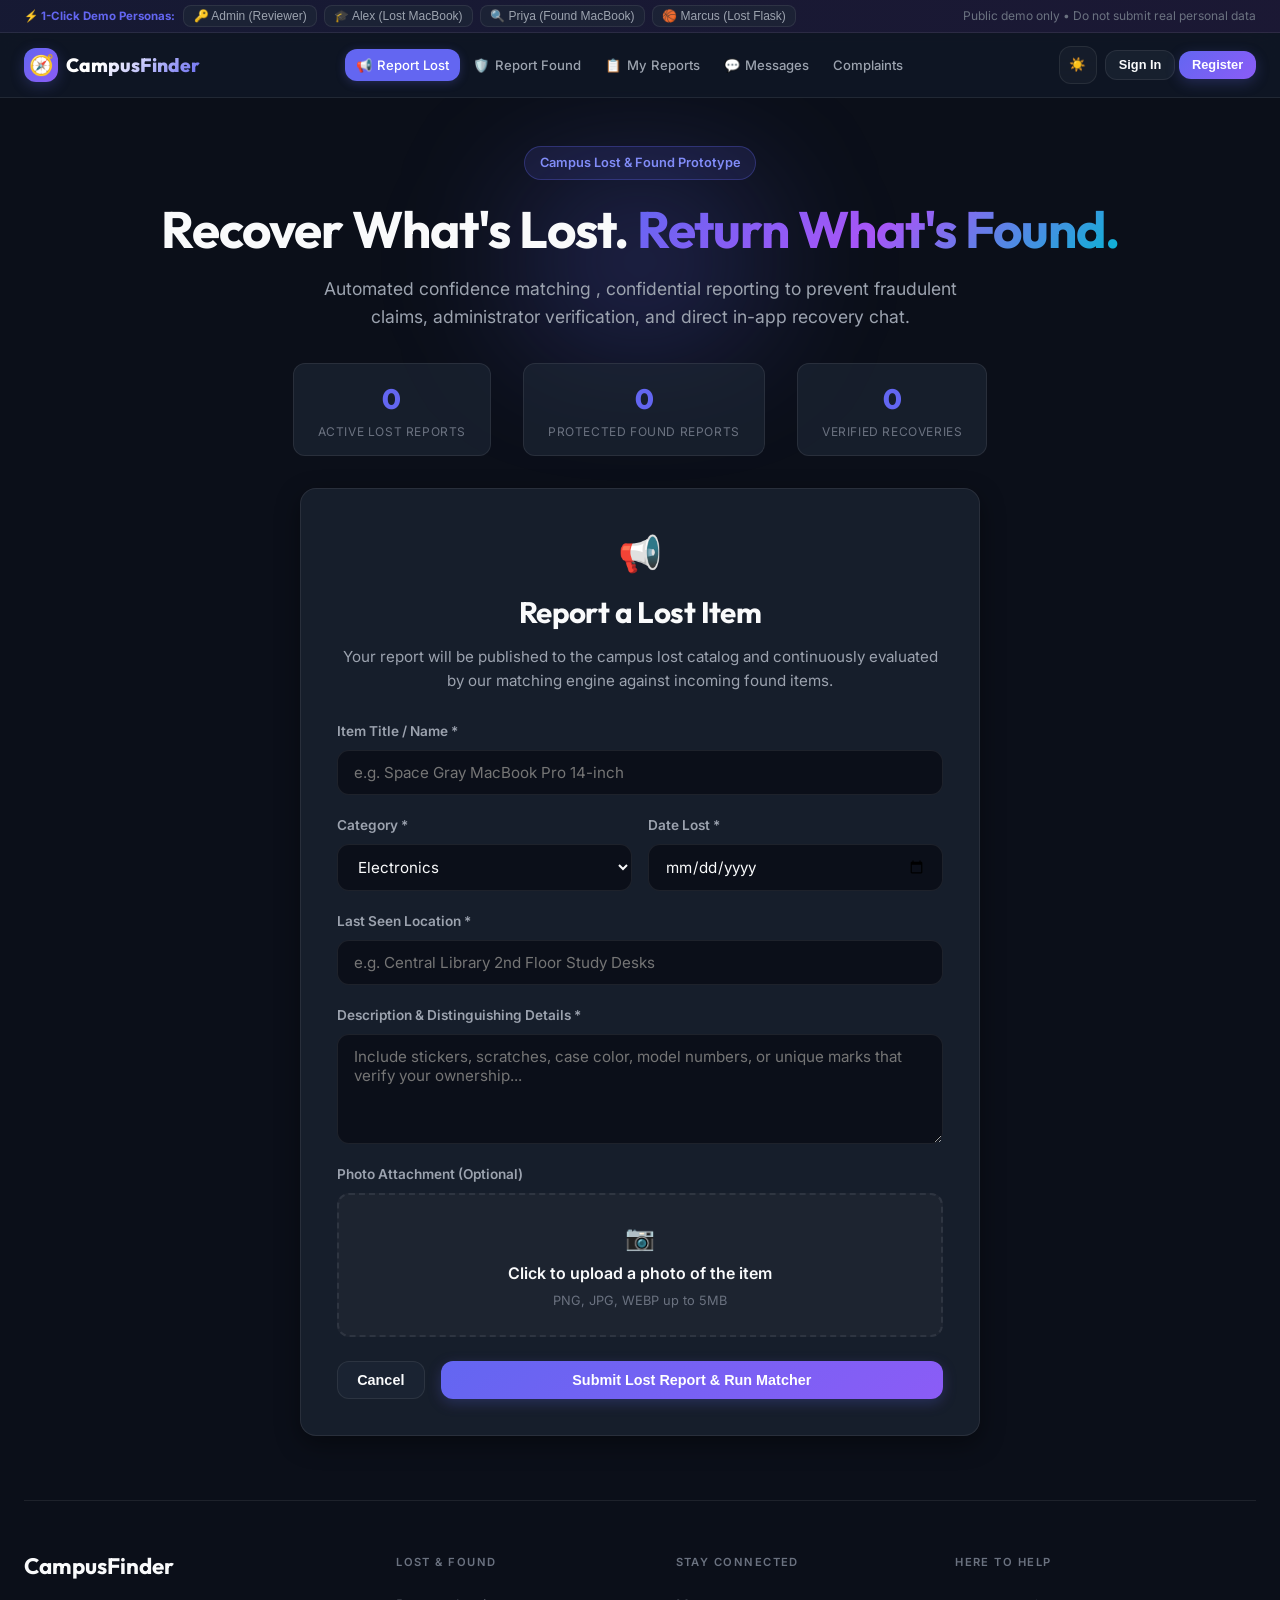
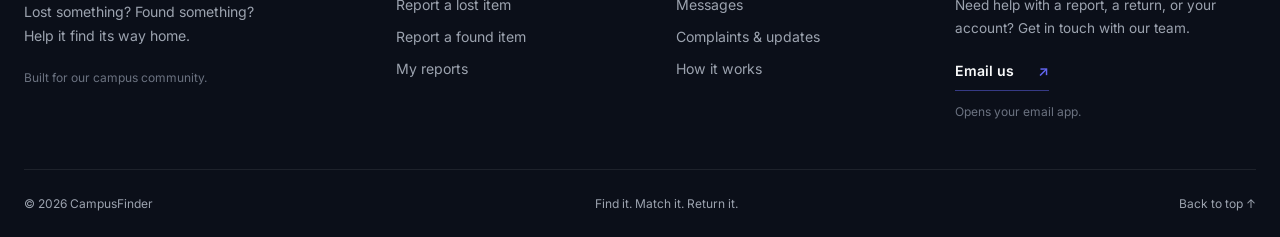
<file: static/index.html>
<!DOCTYPE html>
<html lang="en" data-theme="dark">
<head>
  <meta charset="UTF-8" />
  <meta name="viewport" content="width=device-width, initial-scale=1.0" />
  <title>Campus Lost & Found Platform | Smart Matching & Secure Handover</title>
  <meta name="description" content="Campus Lost and Found prototype with item reports, match review, and return coordination." />
  <link rel="stylesheet" href="/static/css/styles.css?v=campus-footer-4" />
</head>
<body>

  <!-- Quick Demo Role Switcher Bar -->
  <aside class="demo-bar" aria-label="Demo Testing Controls">
    <div class="container demo-bar-content">
      <div style="display: flex; align-items: center; gap: 0.5rem;">
        <span style="font-weight: 700; color: var(--primary);">⚡ 1-Click Demo Personas:</span>
        <div class="demo-pills">
          <button class="demo-pill" onclick="App.quickLogin('admin@campus.edu', 'Admin@123')">🔑 Admin (Reviewer)</button>
          <button class="demo-pill" onclick="App.quickLogin('alex.chen@campus.edu', 'Student@123')">🎓 Alex (Lost MacBook)</button>
          <button class="demo-pill" onclick="App.quickLogin('priya.patel@campus.edu', 'Student@123')">🔍 Priya (Found MacBook)</button>
          <button class="demo-pill" onclick="App.quickLogin('marcus.johnson@campus.edu', 'Student@123')">🏀 Marcus (Lost Flask)</button>
        </div>
      </div>
      <div style="color: var(--text-muted); font-size: 0.75rem;">
        Public demo only • Do not submit real personal data
      </div>
    </div>
  </aside>

  <!-- Top Sticky Navigation -->
  <header class="navbar">
    <div class="container nav-content">
      <div class="nav-brand" onclick="App.navigateTo('feed')">
        <div class="brand-icon">🧭</div>
        <span class="brand-title">CampusFinder</span>
      </div>

      <nav class="nav-menu" aria-label="Primary Navigation">
        <div class="nav-link active" id="nav-feed-link" data-view="feed" onclick="App.navigateTo('feed')" style="display: none;">
          <span>🔍</span> Active Reports
        </div>
        <div class="nav-link" data-view="report-lost" onclick="App.navigateTo('report-lost')">
          <span>📢</span> Report Lost
        </div>
        <div class="nav-link" data-view="report-found" onclick="App.navigateTo('report-found')">
          <span>🛡️</span> Report Found
        </div>
        <div class="nav-link" data-view="my-posts" onclick="App.navigateTo('my-posts')">
          <span>📋</span> My Reports
        </div>
        <div class="nav-link" id="nav-admin-link" data-view="admin-queue" onclick="App.navigateTo('admin-queue')" style="display: none;">
          <span>⚖️</span> Review Queue
          <span class="nav-badge pulse" id="admin-badge-count" style="display: none;">0</span>
        </div>
        <div class="nav-link" data-view="chat" onclick="App.navigateTo('chat')">
          <span>💬</span> Messages
        </div>
        <button type="button" class="nav-link" data-view="complaints" onclick="App.navigateTo('complaints')">Complaints</button>
      </nav>

      <div class="nav-actions">
        <button class="theme-btn" id="theme-toggle-btn" title="Toggle Dark/Light Mode" aria-label="Toggle theme">☀️</button>
        <div id="nav-user-area">
          <!-- Populated dynamically via App.renderNavUser() -->
        </div>
      </div>
    </div>
  </header>

  <!-- Hero Section -->
  <header class="hero">
    <div class="hero-glow"></div>
    <div class="container">
      <div class="hero-badge">Campus Lost &amp; Found Prototype</div>
      <h1 class="hero-title">Recover What's Lost. <span>Return What's Found.</span></h1>
      <p class="hero-subtitle">
        Automated confidence matching , confidential reporting to prevent fraudulent claims, administrator verification, and direct in-app recovery chat.
      </p>

      <div class="hero-stats" id="profile-stats-panel" hidden>
        <div class="stat-box">
          <div class="stat-num" id="stat-lost-count">0</div>
          <div class="stat-label">Active Lost Reports</div>
        </div>
        <div class="stat-box">
          <div class="stat-num" id="stat-found-count">0</div>
          <div class="stat-label">Protected Found Reports</div>
        </div>
        <div class="stat-box">
          <div class="stat-num" id="stat-resolved-count">0</div>
          <div class="stat-label">Verified Recoveries</div>
        </div>
      </div>
    </div>
  </header>

  <!-- Main View Container -->
  <main class="container">

    <!-- VIEW 1: ADMIN ACTIVE REPORTS FEED -->
    <section class="view-section active" id="view-feed" aria-labelledby="feed-heading">
      <h2 id="feed-heading" style="display: none;">Admin Active Reports Feed</h2>
      <div class="toolbar">
        <div class="search-row">
          <div class="search-input-wrapper">
            <span class="search-icon">🔎</span>
            <input type="text" id="feed-search-input" class="search-input" placeholder="Search by item name, description, location (e.g. MacBook, Library, Wallet)..." />
          </div>
          <select id="feed-location-filter" class="select-input" aria-label="Filter by Campus Location">
            <option value="">All Locations</option>
            <option value="Library">Central Library</option>
            <option value="Gym">Recreation Center / Gym</option>
            <option value="Dining">Dining Commons</option>
            <option value="Quad">Campus Quad / Lawn</option>
            <option value="Science">Science & Engineering Hall</option>
          </select>
          <button class="btn btn-primary" onclick="App.navigateTo('report-lost')">
            + Report Lost Item
          </button>
        </div>

        <div class="category-pills">
          <button class="cat-pill active" data-category="">All Categories</button>
          <button class="cat-pill" data-category="Electronics">Electronics</button>
          <button class="cat-pill" data-category="ID Cards">ID Cards & Wallets</button>
          <button class="cat-pill" data-category="Books">Books & Notes</button>
          <button class="cat-pill" data-category="Accessories">Accessories</button>
          <button class="cat-pill" data-category="Keys">Keys</button>
          <button class="cat-pill" data-category="Other">Other</button>
        </div>
      </div>

      <div class="items-grid" id="feed-items-grid">
        <!-- Rendered dynamically -->
      </div>
    </section>

    <!-- VIEW 2: REPORT LOST ITEM -->
    <section class="view-section" id="view-report-lost" aria-labelledby="report-lost-heading">
      <div class="form-card">
        <div class="form-header">
          <div style="font-size: 2.2rem; margin-bottom: 0.5rem;">📢</div>
          <h2 id="report-lost-heading" class="form-title">Report a Lost Item</h2>
          <p class="form-desc">
            Your report will be published to the campus lost catalog and continuously evaluated by our matching engine against incoming found items.
          </p>
        </div>

        <form id="report-lost-form">
          <div class="form-group">
            <label class="form-label" for="lost-title">Item Title / Name *</label>
            <input type="text" id="lost-title" name="title" class="form-input" placeholder="e.g. Space Gray MacBook Pro 14-inch" required />
          </div>

          <div class="form-row">
            <div class="form-group">
              <label class="form-label" for="lost-category">Category *</label>
              <select id="lost-category" name="category" class="form-select" required>
                <option value="Electronics">Electronics</option>
                <option value="ID Cards">ID Cards & Wallets</option>
                <option value="Books">Books & Course Material</option>
                <option value="Accessories">Accessories & Bottles</option>
                <option value="Keys">Keys</option>
                <option value="Other">Other</option>
              </select>
            </div>
            <div class="form-group">
              <label class="form-label" for="lost-date">Date Lost *</label>
              <input type="date" id="lost-date" name="item_date" class="form-input" required />
            </div>
          </div>

          <div class="form-group">
            <label class="form-label" for="lost-location">Last Seen Location *</label>
            <input type="text" id="lost-location" name="location" class="form-input" placeholder="e.g. Central Library 2nd Floor Study Desks" required />
          </div>

          <div class="form-group">
            <label class="form-label" for="lost-desc">Description & Distinguishing Details *</label>
            <textarea id="lost-desc" name="description" class="form-textarea" placeholder="Include stickers, scratches, case color, model numbers, or unique marks that verify your ownership..." required></textarea>
          </div>

          <div class="form-group">
            <label class="form-label">Photo Attachment (Optional)</label>
            <label class="file-dropzone" for="lost-image-input">
              <div style="font-size: 1.5rem; margin-bottom: 0.25rem;">📷</div>
              <div style="font-weight: 600;">Click to upload a photo of the item</div>
              <div style="font-size: 0.8rem; color: var(--text-muted); margin-top: 0.25rem;">PNG, JPG, WEBP up to 5MB</div>
              <input type="file" id="lost-image-input" name="image" accept="image/*" style="display: none;" />
            </label>
            <div class="preview-box" id="lost-img-preview-box">
              <img id="lost-img-thumb" class="preview-thumb" alt="Preview" />
              <span style="font-size: 0.85rem; color: var(--text-secondary);">Image selected and ready for upload</span>
            </div>
          </div>

          <div style="display: flex; gap: 1rem; margin-top: 1.5rem;">
            <button type="button" class="btn btn-secondary" onclick="App.navigateTo('feed')">Cancel</button>
            <button type="submit" class="btn btn-primary" style="flex: 1;">Submit Lost Report & Run Matcher</button>
          </div>
        </form>
      </div>
    </section>

    <!-- VIEW 3: REPORT FOUND ITEM (CONFIDENTIAL ANTI-FRAUD) -->
    <section class="view-section" id="view-report-found" aria-labelledby="report-found-heading">
      <div class="form-card">
        <div class="form-header">
          <div style="font-size: 2.2rem; margin-bottom: 0.5rem;">🛡️</div>
          <h2 id="report-found-heading" class="form-title">Report a Found Item</h2>
          <p class="form-desc">
            Help return an item to its rightful owner safely and securely.
          </p>
        </div>

        <!-- Security Notice -->
        <div class="notice-banner notice-shield">
          <span class="icon">🔒</span>
          <div>
            <strong>Campus Anti-Fraud Protection:</strong>
            To prevent fraudulent or opportunistic claims by unauthorized individuals, found items are kept confidential. They are not shown on the public catalog and will only be cross-referenced against legitimate lost reports for admin verification.
          </div>
        </div>

        <form id="report-found-form">
          <div class="form-group">
            <label class="form-label" for="found-title">Item Title / Name *</label>
            <input type="text" id="found-title" name="title" class="form-input" placeholder="e.g. Blue Hydro Flask Water Bottle" required />
          </div>

          <div class="form-row">
            <div class="form-group">
              <label class="form-label" for="found-category">Category *</label>
              <select id="found-category" name="category" class="form-select" required>
                <option value="Electronics">Electronics</option>
                <option value="ID Cards">ID Cards & Wallets</option>
                <option value="Books">Books & Course Material</option>
                <option value="Accessories">Accessories & Bottles</option>
                <option value="Keys">Keys</option>
                <option value="Other">Other</option>
              </select>
            </div>
            <div class="form-group">
              <label class="form-label" for="found-date">Date Found *</label>
              <input type="date" id="found-date" name="item_date" class="form-input" required />
            </div>
          </div>

          <div class="form-group">
            <label class="form-label" for="found-location">Found Location *</label>
            <input type="text" id="found-location" name="location" class="form-input" placeholder="e.g. Recreation Center Gym Bleachers" required />
          </div>

          <div class="form-group">
            <label class="form-label" for="found-desc">Description of Item Found *</label>
            <textarea id="found-desc" name="description" class="form-textarea" placeholder="Describe the item's condition, appearance, or where you handed it in..." required></textarea>
          </div>

          <div class="form-group">
            <label class="form-label">Photo Attachment (Optional)</label>
            <label class="file-dropzone" for="found-image-input">
              <div style="font-size: 1.5rem; margin-bottom: 0.25rem;">📷</div>
              <div style="font-weight: 600;">Click to upload a photo of the item</div>
              <div style="font-size: 0.8rem; color: var(--text-muted); margin-top: 0.25rem;">PNG, JPG, WEBP up to 5MB</div>
              <input type="file" id="found-image-input" name="image" accept="image/*" style="display: none;" />
            </label>
            <div class="preview-box" id="found-img-preview-box">
              <img id="found-img-thumb" class="preview-thumb" alt="Preview" />
              <span style="font-size: 0.85rem; color: var(--text-secondary);">Image selected and ready for upload</span>
            </div>
          </div>

          <div style="display: flex; gap: 1rem; margin-top: 1.5rem;">
            <button type="button" class="btn btn-secondary" onclick="App.navigateTo('feed')">Cancel</button>
            <button type="submit" class="btn btn-success" style="flex: 1;">Submit Found Item (Securely Logged)</button>
          </div>
        </form>
      </div>
    </section>

    <!-- VIEW 4: MY POSTS DASHBOARD -->
    <section class="view-section" id="view-my-posts" aria-labelledby="my-posts-heading">
      <div style="display: flex; align-items: center; justify-content: space-between; margin-bottom: 1.75rem; flex-wrap: wrap; gap: 1rem;">
        <div>
          <h2 id="my-posts-heading" style="font-size: 1.85rem;">My Reports Dashboard</h2>
          <p style="color: var(--text-secondary); font-size: 0.95rem;">Track lifecycle status, admin match verifications, and return coordination.</p>
        </div>
        <div style="display: flex; gap: 0.75rem;">
          <button class="btn btn-primary btn-sm" onclick="App.navigateTo('report-lost')">+ Report Lost</button>
          <button class="btn btn-secondary btn-sm" onclick="App.navigateTo('report-found')">+ Report Found</button>
        </div>
      </div>

      <div id="my-posts-list">
        <!-- Rendered dynamically -->
      </div>
    </section>

    <!-- VIEW 5: ADMIN MATCH REVIEW QUEUE -->
    <section class="view-section" id="view-admin-queue" aria-labelledby="admin-queue-heading">
      <div style="margin-bottom: 2rem;">
        <div class="complaints-heading"><h2>Admin Item Overview</h2><div style="display: flex; flex-wrap: wrap; gap: 0.75rem;"><button type="button" class="btn btn-secondary" onclick="App.navigateTo('complaints')">Open Complaint Inbox</button><button type="button" class="btn btn-secondary" onclick="App.loadAdminItems(); App.loadAdminMatches(); App.loadStats()">Refresh</button></div></div>
        <p style="color: var(--text-secondary); margin: 0.5rem 0 1rem;">Browse every campus report, including confidential found items. Matched counts represent individual reports currently marked MATCHED.</p>
        <div style="display: flex; flex-wrap: wrap; gap: 0.75rem; margin-bottom: 1rem;" role="group" aria-label="Filter admin items">
          <button type="button" class="btn btn-primary" data-admin-items="ALL" aria-pressed="true" onclick="App.loadAdminItems('ALL')">All items (<span id="admin-total-count">0</span>)</button>
          <button type="button" class="btn btn-secondary" data-admin-items="LOST" aria-pressed="false" onclick="App.loadAdminItems('LOST')">Lost (<span id="admin-lost-count">0</span>)</button>
          <button type="button" class="btn btn-secondary" data-admin-items="FOUND" aria-pressed="false" onclick="App.loadAdminItems('FOUND')">Found (<span id="admin-found-count">0</span>)</button>
          <button type="button" class="btn btn-secondary" data-admin-items="MATCHED" aria-pressed="false" onclick="App.loadAdminItems('MATCHED')">Matched items (<span id="admin-matched-count">0</span>)</button>
        </div>
        <p id="admin-items-summary" role="status" style="margin-bottom: 1rem;"></p>
        <div id="admin-items-grid" class="items-grid"></div>
      </div>
      <div class="admin-header">
        <div>
          <div style="display: flex; align-items: center; gap: 0.5rem;">
            <span style="background: rgba(239, 68, 68, 0.2); color: #f87171; padding: 0.2rem 0.5rem; border-radius: var(--radius-sm); font-size: 0.75rem; font-weight: 700;">ADMINISTRATOR PORTAL</span>
          </div>
          <h2 id="admin-queue-heading" style="font-size: 1.85rem; margin-top: 0.25rem;">Automated Match Review Queue</h2>
          <p style="color: var(--text-secondary); font-size: 0.95rem;">
            Review algorithmic match candidates side-by-side ($\ge 80\%$ confidence). Approving a match updates both items to <span style="color: #fbbf24; font-weight: 600;">MATCHED</span> and unlocks direct communication.
          </p>
        </div>

        <div style="display: flex; align-items: center; gap: 0.75rem;">
          <label for="admin-filter-status" style="font-size: 0.85rem; color: var(--text-secondary);">Status Filter:</label>
          <select id="admin-filter-status" class="select-input">
            <option value="PENDING">Pending Review (Action Required)</option>
            <option value="APPROVED">Approved Matches</option>
            <option value="REJECTED">Rejected Matches</option>
            <option value="ALL">All Match Suggestions</option>
          </select>
        </div>
      </div>

      <table style="width: 100%; max-width: 620px; margin-bottom: 1.5rem; border-collapse: collapse; text-align: left;">
        <caption style="text-align: left; font-weight: 700; margin-bottom: 0.75rem;">Match Status Totals</caption>
        <thead><tr><th scope="col" style="padding: 0.75rem;">Status</th><th scope="col" style="padding: 0.75rem; text-align: right;">Total</th></tr></thead>
        <tbody>
          <tr style="border-top: 1px solid var(--border-glass);"><th scope="row" style="padding: 0.75rem;"><button type="button" class="btn btn-secondary btn-sm" data-admin-match-status="PENDING" aria-pressed="true" onclick="document.getElementById('admin-filter-status').value='PENDING'; App.loadAdminMatches()">Pending Review</button></th><td id="admin-match-count-PENDING" style="padding: 0.75rem; text-align: right;" aria-live="polite">--</td></tr>
          <tr style="border-top: 1px solid var(--border-glass);"><th scope="row" style="padding: 0.75rem;"><button type="button" class="btn btn-secondary btn-sm" data-admin-match-status="APPROVED" aria-pressed="false" onclick="document.getElementById('admin-filter-status').value='APPROVED'; App.loadAdminMatches()">Approved Matches</button></th><td id="admin-match-count-APPROVED" style="padding: 0.75rem; text-align: right;" aria-live="polite">--</td></tr>
          <tr style="border-top: 1px solid var(--border-glass);"><th scope="row" style="padding: 0.75rem;"><button type="button" class="btn btn-secondary btn-sm" data-admin-match-status="REJECTED" aria-pressed="false" onclick="document.getElementById('admin-filter-status').value='REJECTED'; App.loadAdminMatches()">Rejected Matches</button></th><td id="admin-match-count-REJECTED" style="padding: 0.75rem; text-align: right;" aria-live="polite">--</td></tr>
          <tr style="border-top: 1px solid var(--border-glass);"><th scope="row" style="padding: 0.75rem;"><button type="button" class="btn btn-secondary btn-sm" data-admin-match-status="ALL" aria-pressed="false" onclick="document.getElementById('admin-filter-status').value='ALL'; App.loadAdminMatches()">All Match Suggestions</button></th><td id="admin-match-count-ALL" style="padding: 0.75rem; text-align: right;" aria-live="polite">--</td></tr>
        </tbody>
      </table>
      <div class="matches-list" id="admin-matches-list">
        <!-- Rendered dynamically -->
      </div>
    </section>

    <!-- VIEW 6: IN-APP CHAT & HANDOVER RESOLUTION -->
    <section class="view-section" id="view-chat" aria-labelledby="chat-heading">
      <div style="margin-bottom: 1.5rem;">
        <h2 id="chat-heading" style="font-size: 1.85rem;">In-App Handover Coordination</h2>
        <p style="color: var(--text-secondary); font-size: 0.95rem;">
          Private communication rooms unlocked between item owners and finders upon administrator match approval.
        </p>
      </div>

      <div class="chat-container">
        <!-- Sidebar: Active Rooms -->
        <div class="chat-sidebar">
          <div class="chat-sidebar-header">
            <span>Conversations</span>
          </div>
          <div class="chat-rooms-list" id="chat-rooms-list">
            <!-- Rendered dynamically -->
          </div>
        </div>

        <!-- Main Chat Thread -->
        <div class="chat-main">
          <div class="chat-main-header">
            <div>
              <div id="chat-room-title" style="font-weight: 700; font-size: 1.05rem;">Select a Conversation</div>
              <div id="chat-room-sub" style="font-size: 0.8rem; color: var(--text-secondary);">Choose a room from the left to view coordination history.</div>
            </div>
            <div class="chat-header-actions">
              <button id="chat-complaint-btn" type="button" class="btn btn-danger-outline btn-sm" style="display:none" onclick="App.openComplaintForm()">Report user</button>
              <button id="chat-dismiss-btn" class="btn btn-secondary btn-sm" style="display: none;">Dismiss</button>
              <button id="chat-resolve-btn" class="btn btn-success btn-sm" style="display: none;">Resolved</button>
            </div>
          </div>

          <div class="messages-stream" id="chat-messages-stream">
            <!-- Rendered dynamically -->
          </div>

          <form id="chat-form" class="chat-input-bar">
            <div class="chat-media-actions" aria-label="Send media">
              <button type="button" class="chat-media-btn" id="chat-photo-btn" title="Take or send photo" aria-label="Take or send photo">Photo</button>
              <button type="button" class="chat-media-btn" id="chat-video-btn" title="Record or send video" aria-label="Record or send video">Video</button>
              <input type="file" id="chat-photo-input" accept="image/*" capture="environment" style="display: none;" />
              <input type="file" id="chat-video-input" accept="video/*" capture="environment" style="display: none;" />
            </div>
            <input type="text" id="chat-input-text" class="chat-input" placeholder="Type a message to coordinate return location, time, or security desk drop-off..." autocomplete="off" />
            <button type="submit" class="btn btn-primary">Send</button>
          </form>
        </div>
      </div>
    </section>

    <section class="view-section" id="view-complaints" aria-labelledby="complaints-title">
      <div class="complaints-heading"><div><span class="complaint-eyebrow">CAMPUS SUPPORT</span><h2 id="complaints-title">Complaints</h2><p id="complaints-intro"></p></div><div style="display: flex; flex-wrap: wrap; gap: 0.75rem;"><button id="complaints-back-admin" type="button" class="btn btn-secondary" style="display: none;" onclick="App.navigateTo('admin-queue')">Back to Admin</button><button type="button" class="btn btn-secondary" onclick="App.loadComplaints()">Refresh</button></div></div>
      <div id="complaint-counts" class="complaint-counts" role="group" aria-label="Complaint status filters"></div>
      <div class="complaint-workspace"><div id="complaint-list" aria-live="polite"></div><aside id="complaint-review" class="complaint-review"><h3>Select a complaint</h3><p>Choose an entry to view its details and review history.</p></aside></div>
    </section>
  </main>

  <footer class="site-footer">
    <div class="container">
      <div class="footer-columns">
        <div class="footer-about">
          <a class="footer-brand" href="#" onclick="App.navigateTo(App.getDefaultView()); return false;">CampusFinder</a>
          <p>Lost something? Found something?<br />Help it find its way home.</p>
          <span class="footer-campus">Built for our campus community.</span>
        </div>
        <nav class="footer-column" aria-label="Footer reports">
          <h2>Lost &amp; found</h2>
          <a href="#" onclick="App.navigateTo('report-lost'); return false;">Report a lost item</a>
          <a href="#" onclick="App.navigateTo('report-found'); return false;">Report a found item</a>
          <a href="#" onclick="App.navigateTo('my-posts'); return false;">My reports</a>
        </nav>
        <nav class="footer-column" aria-label="Footer coordination">
          <h2>Stay connected</h2>
          <a href="#" onclick="App.navigateTo('chat'); return false;">Messages</a>
          <a href="#" onclick="App.navigateTo('complaints'); return false;">Complaints &amp; updates</a>
          <a href="#" onclick="document.getElementById('help-modal').classList.add('active'); return false;">How it works</a>
        </nav>
        <div class="footer-column footer-support">
          <h2>Here to help</h2>
          <p>Need help with a report, a return, or your account? Get in touch with our team.</p>
          <a id="footer-email-link" class="footer-email" href="mailto:?subject=CampusFinder%20Support">Email us <span aria-hidden="true">&#8599;</span></a>
          <span class="footer-email-note">Opens your email app.</span>
        </div>
      </div>
      <div class="footer-bottom"><span>&copy; 2026 CampusFinder</span><span>Find it. Match it. Return it.</span><a href="#" onclick="window.scrollTo({top: 0, behavior: 'smooth'}); return false;">Back to top &#8593;</a></div>
    </div>
  </footer>

  <div class="modal-overlay" id="help-modal" role="dialog" aria-modal="true" aria-labelledby="help-title">
    <div class="modal-dialog">
      <button type="button" class="modal-close" aria-label="Close help" onclick="App.closeModal('help-modal')">&times;</button>
      <h2 id="help-title">How CampusFinder works</h2>
      <ol class="help-steps">
        <li><strong>Report your item.</strong> Add its description, location, date, and a photo if you have one.</li>
        <li><strong>Let us find a match.</strong> Similar lost and found reports go to a campus administrator for review.</li>
        <li><strong>Coordinate the return.</strong> Once a match is approved, use Messages to arrange the handover.</li>
        <li><strong>Need more help?</strong> Follow up through Complaints after a dismissed chat, or email our team for account and website support.</li>
      </ol>
    </div>
  </div>

  <!-- MODAL: ITEM DETAILS -->
  <div class="modal-overlay" id="item-detail-modal" role="dialog" aria-modal="true" aria-labelledby="item-modal-title">
    <div class="modal-dialog">
      <button class="modal-close" onclick="App.closeModal('item-detail-modal')">✕</button>
      <div id="item-modal-content">
        <!-- Rendered dynamically -->
      </div>
    </div>
  </div>

  <!-- MODAL: AUTHENTICATION (LOGIN & REGISTER) -->
  <div class="modal-overlay" id="auth-modal" role="dialog" aria-modal="true" aria-labelledby="auth-modal-title">
    <div class="modal-dialog">
      <button class="modal-close" onclick="App.closeModal('auth-modal')">✕</button>

      <div style="text-align: center; margin-bottom: 1.5rem;">
        <div style="font-size: 2rem; margin-bottom: 0.25rem;">🧭</div>
        <h2 id="auth-modal-title" style="font-size: 1.5rem;">Campus Account Access</h2>
        <p style="font-size: 0.85rem; color: var(--text-secondary); margin-top: 0.25rem;">
          Restricted to authorized college email addresses (@*.edu or .ac.*)
        </p>
      </div>

      <div style="display: flex; gap: 0.5rem; margin-bottom: 1.5rem;">
        <button id="tab-btn-login" class="btn btn-primary" style="flex: 1;" onclick="App.switchAuthTab('login')">Sign In</button>
        <button id="tab-btn-register" class="btn btn-secondary" style="flex: 1;" onclick="App.switchAuthTab('register')">Register</button>
      </div>

      <!-- Sign In Form -->
      <form id="auth-login-form">
        <div class="form-group">
          <label class="form-label" for="login-email">College Email (@*.edu)</label>
          <input type="email" id="login-email" name="email" class="form-input" placeholder="e.g. alex.chen@campus.edu" required />
        </div>
        <div class="form-group">
          <label class="form-label" for="login-password">Password</label>
          <input type="password" id="login-password" name="password" class="form-input" placeholder="••••••••" required />
        </div>
        <button type="submit" class="btn btn-primary" style="width: 100%; margin-top: 0.75rem;">Sign In to CampusFinder</button>
      </form>

      <!-- Register Form -->
      <form id="auth-register-form" style="display: none;">
        <div class="form-group">
          <label class="form-label" for="reg-name">Full Name</label>
          <input type="text" id="reg-name" name="full_name" class="form-input" placeholder="e.g. Alex Chen" required />
        </div>
        <div class="form-group">
          <label class="form-label" for="reg-email">College Email Pattern (@*.edu)</label>
          <input type="email" id="reg-email" name="email" class="form-input" placeholder="e.g. your_name@campus.edu" required />
          <span style="font-size: 0.75rem; color: var(--text-muted); margin-top: 0.25rem;">
            Must end with a university domain (.edu, .ac.in, .ac.uk, etc.)
          </span>
        </div>
        <div class="form-group">
          <label class="form-label" for="reg-phone">Phone Number (Optional)</label>
          <input type="tel" id="reg-phone" name="phone" class="form-input" placeholder="e.g. (555) 123-4567" />
        </div>
        <div class="form-group">
          <label class="form-label" for="reg-password">Password (min 6 characters)</label>
          <input type="password" id="reg-password" name="password" class="form-input" placeholder="••••••••" required minlength="6" />
        </div>
        <button type="submit" class="btn btn-primary" style="width: 100%; margin-top: 0.75rem;">Create College Account</button>
      </form>
    </div>
  </div>

  <div class="modal-overlay" id="complaint-modal" role="dialog" aria-modal="true" aria-labelledby="complaint-form-title">
    <div class="modal-dialog"><button class="modal-close" aria-label="Close" onclick="App.closeModal('complaint-modal')">&times;</button>
      <span class="complaint-eyebrow">USER SUPPORT</span><h2 id="complaint-form-title">Report the other user</h2>
      <p class="complaint-help">Your complaint and this conversation will be available to the campus admin for review. An automatic entry is already created when a chat is dismissed.</p>
      <form onsubmit="App.submitComplaint(event)">
        <div class="form-group"><label class="form-label" for="complaint-category">Reason</label><select id="complaint-category" class="select-input" required><option value="FALSE_CLAIM">False ownership claim</option><option value="HARASSMENT">Harassment or inappropriate behaviour</option><option value="NO_RESPONSE">No response</option><option value="HANDOVER_ISSUE">Problem with item handover</option><option value="OTHER">Other concern</option></select></div>
        <div class="form-group"><label class="form-label" for="complaint-details">What happened?</label><textarea id="complaint-details" class="form-input" rows="5" minlength="10" maxlength="3000" placeholder="Describe the issue so the admin can investigate." required></textarea></div>
        <button id="complaint-submit" type="submit" class="btn btn-primary">Send complaint</button>
      </form>
    </div>
  </div>
  <!-- Toast Container -->
  <div class="toast-container" id="toast-container" aria-live="polite"></div>

  <!-- JavaScript Scripts -->
  <script src="/static/js/api.js?v=admin-no-report-forms-1"></script>
  <script src="/static/js/app.js?v=chat-select-first-4"></script>
  <script src="/static/js/complaints.js?v=complaint-photos-2"></script>
</body>
</html>
</file>
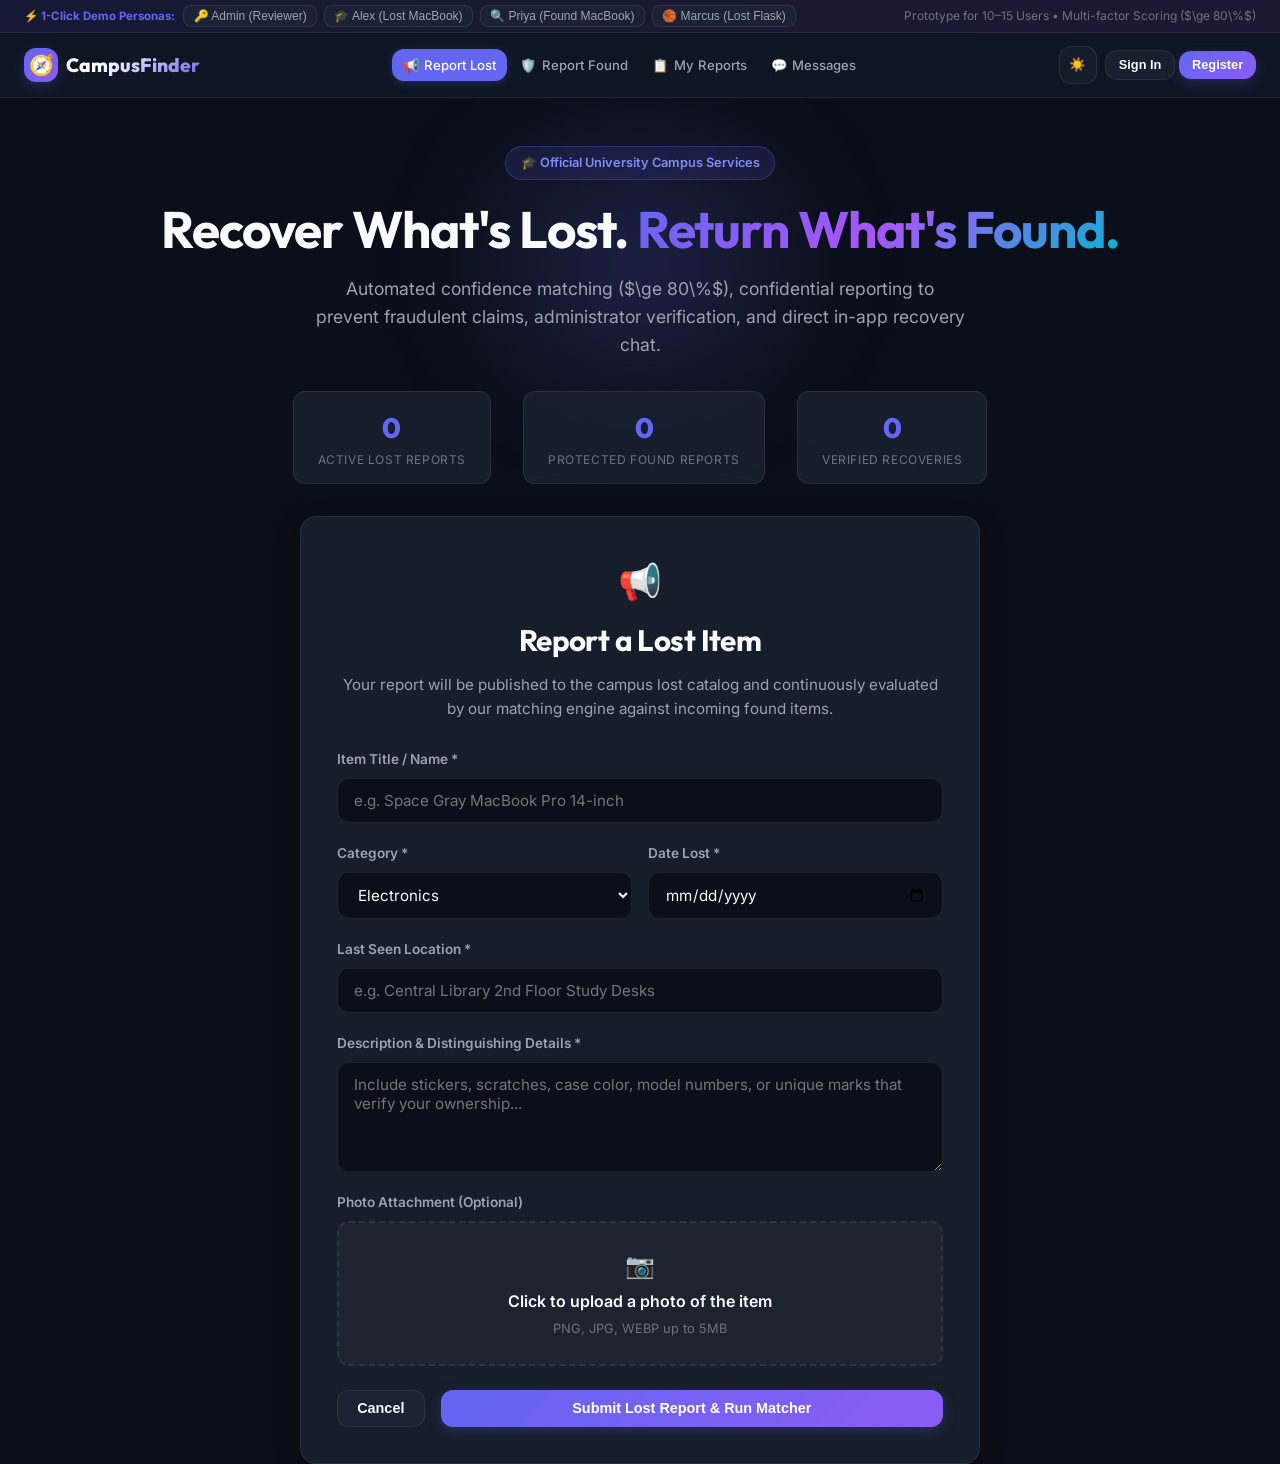
<file: Simar/static/index.html>
<!DOCTYPE html>
<html lang="en" data-theme="dark">
<head>
  <meta charset="UTF-8" />
  <meta name="viewport" content="width=device-width, initial-scale=1.0" />
  <title>Campus Lost & Found Platform | Smart Matching & Secure Handover</title>
  <meta name="description" content="Official University Campus Lost and Found Prototype. Algorithmic similarity matching, anti-fraud hidden reporting, admin verification queue, and in-app return coordination." />
  <link rel="stylesheet" href="/static/css/styles.css?v=chat-resolve-undo-1" />
</head>
<body>

  <!-- Quick Demo Role Switcher Bar -->
  <aside class="demo-bar" aria-label="Demo Testing Controls">
    <div class="container demo-bar-content">
      <div style="display: flex; align-items: center; gap: 0.5rem;">
        <span style="font-weight: 700; color: var(--primary);">⚡ 1-Click Demo Personas:</span>
        <div class="demo-pills">
          <button class="demo-pill" onclick="App.quickLogin('admin@campus.edu', 'Admin@123')">🔑 Admin (Reviewer)</button>
          <button class="demo-pill" onclick="App.quickLogin('alex.chen@campus.edu', 'Student@123')">🎓 Alex (Lost MacBook)</button>
          <button class="demo-pill" onclick="App.quickLogin('priya.patel@campus.edu', 'Student@123')">🔍 Priya (Found MacBook)</button>
          <button class="demo-pill" onclick="App.quickLogin('marcus.johnson@campus.edu', 'Student@123')">🏀 Marcus (Lost Flask)</button>
        </div>
      </div>
      <div style="color: var(--text-muted); font-size: 0.75rem;">
        Prototype for 10–15 Users • Multi-factor Scoring ($\ge 80\%$)
      </div>
    </div>
  </aside>

  <!-- Top Sticky Navigation -->
  <header class="navbar">
    <div class="container nav-content">
      <div class="nav-brand" onclick="App.navigateTo('feed')">
        <div class="brand-icon">🧭</div>
        <span class="brand-title">CampusFinder</span>
      </div>

      <nav class="nav-menu" aria-label="Primary Navigation">
        <div class="nav-link active" id="nav-feed-link" data-view="feed" onclick="App.navigateTo('feed')" style="display: none;">
          <span>🔍</span> Active Reports
        </div>
        <div class="nav-link" data-view="report-lost" onclick="App.navigateTo('report-lost')">
          <span>📢</span> Report Lost
        </div>
        <div class="nav-link" data-view="report-found" onclick="App.navigateTo('report-found')">
          <span>🛡️</span> Report Found
        </div>
        <div class="nav-link" data-view="my-posts" onclick="App.navigateTo('my-posts')">
          <span>📋</span> My Reports
        </div>
        <div class="nav-link" id="nav-admin-link" data-view="admin-queue" onclick="App.navigateTo('admin-queue')" style="display: none;">
          <span>⚖️</span> Review Queue
          <span class="nav-badge pulse" id="admin-badge-count" style="display: none;">0</span>
        </div>
        <div class="nav-link" data-view="chat" onclick="App.navigateTo('chat')">
          <span>💬</span> Messages
        </div>
      </nav>

      <div class="nav-actions">
        <button class="theme-btn" id="theme-toggle-btn" title="Toggle Dark/Light Mode" aria-label="Toggle theme">☀️</button>
        <div id="nav-user-area">
          <!-- Populated dynamically via App.renderNavUser() -->
        </div>
      </div>
    </div>
  </header>

  <!-- Hero Section -->
  <header class="hero">
    <div class="hero-glow"></div>
    <div class="container">
      <div class="hero-badge">🎓 Official University Campus Services</div>
      <h1 class="hero-title">Recover What's Lost. <span>Return What's Found.</span></h1>
      <p class="hero-subtitle">
        Automated confidence matching ($\ge 80\%$), confidential reporting to prevent fraudulent claims, administrator verification, and direct in-app recovery chat.
      </p>

      <div class="hero-stats" id="profile-stats-panel" hidden>
        <div class="stat-box">
          <div class="stat-num" id="stat-lost-count">0</div>
          <div class="stat-label">Active Lost Reports</div>
        </div>
        <div class="stat-box">
          <div class="stat-num" id="stat-found-count">0</div>
          <div class="stat-label">Protected Found Reports</div>
        </div>
        <div class="stat-box">
          <div class="stat-num" id="stat-resolved-count">0</div>
          <div class="stat-label">Verified Recoveries</div>
        </div>
      </div>
    </div>
  </header>

  <!-- Main View Container -->
  <main class="container">

    <!-- VIEW 1: ADMIN ACTIVE REPORTS FEED -->
    <section class="view-section active" id="view-feed" aria-labelledby="feed-heading">
      <h2 id="feed-heading" style="display: none;">Admin Active Reports Feed</h2>
      <div class="toolbar">
        <div class="search-row">
          <div class="search-input-wrapper">
            <span class="search-icon">🔎</span>
            <input type="text" id="feed-search-input" class="search-input" placeholder="Search by item name, description, location (e.g. MacBook, Library, Wallet)..." />
          </div>
          <select id="feed-location-filter" class="select-input" aria-label="Filter by Campus Location">
            <option value="">All Locations</option>
            <option value="Library">Central Library</option>
            <option value="Gym">Recreation Center / Gym</option>
            <option value="Dining">Dining Commons</option>
            <option value="Quad">Campus Quad / Lawn</option>
            <option value="Science">Science & Engineering Hall</option>
          </select>
          <button class="btn btn-primary" onclick="App.navigateTo('report-lost')">
            + Report Lost Item
          </button>
        </div>

        <div class="category-pills">
          <button class="cat-pill active" data-category="">All Categories</button>
          <button class="cat-pill" data-category="Electronics">Electronics</button>
          <button class="cat-pill" data-category="ID Cards">ID Cards & Wallets</button>
          <button class="cat-pill" data-category="Books">Books & Notes</button>
          <button class="cat-pill" data-category="Accessories">Accessories</button>
          <button class="cat-pill" data-category="Keys">Keys</button>
          <button class="cat-pill" data-category="Other">Other</button>
        </div>
      </div>

      <div class="items-grid" id="feed-items-grid">
        <!-- Rendered dynamically -->
      </div>
    </section>

    <!-- VIEW 2: REPORT LOST ITEM -->
    <section class="view-section" id="view-report-lost" aria-labelledby="report-lost-heading">
      <div class="form-card">
        <div class="form-header">
          <div style="font-size: 2.2rem; margin-bottom: 0.5rem;">📢</div>
          <h2 id="report-lost-heading" class="form-title">Report a Lost Item</h2>
          <p class="form-desc">
            Your report will be published to the campus lost catalog and continuously evaluated by our matching engine against incoming found items.
          </p>
        </div>

        <form id="report-lost-form">
          <div class="form-group">
            <label class="form-label" for="lost-title">Item Title / Name *</label>
            <input type="text" id="lost-title" name="title" class="form-input" placeholder="e.g. Space Gray MacBook Pro 14-inch" required />
          </div>

          <div class="form-row">
            <div class="form-group">
              <label class="form-label" for="lost-category">Category *</label>
              <select id="lost-category" name="category" class="form-select" required>
                <option value="Electronics">Electronics</option>
                <option value="ID Cards">ID Cards & Wallets</option>
                <option value="Books">Books & Course Material</option>
                <option value="Accessories">Accessories & Bottles</option>
                <option value="Keys">Keys</option>
                <option value="Other">Other</option>
              </select>
            </div>
            <div class="form-group">
              <label class="form-label" for="lost-date">Date Lost *</label>
              <input type="date" id="lost-date" name="item_date" class="form-input" required />
            </div>
          </div>

          <div class="form-group">
            <label class="form-label" for="lost-location">Last Seen Location *</label>
            <input type="text" id="lost-location" name="location" class="form-input" placeholder="e.g. Central Library 2nd Floor Study Desks" required />
          </div>

          <div class="form-group">
            <label class="form-label" for="lost-desc">Description & Distinguishing Details *</label>
            <textarea id="lost-desc" name="description" class="form-textarea" placeholder="Include stickers, scratches, case color, model numbers, or unique marks that verify your ownership..." required></textarea>
          </div>

          <div class="form-group">
            <label class="form-label">Photo Attachment (Optional)</label>
            <label class="file-dropzone" for="lost-image-input">
              <div style="font-size: 1.5rem; margin-bottom: 0.25rem;">📷</div>
              <div style="font-weight: 600;">Click to upload a photo of the item</div>
              <div style="font-size: 0.8rem; color: var(--text-muted); margin-top: 0.25rem;">PNG, JPG, WEBP up to 5MB</div>
              <input type="file" id="lost-image-input" name="image" accept="image/*" style="display: none;" />
            </label>
            <div class="preview-box" id="lost-img-preview-box">
              <img id="lost-img-thumb" class="preview-thumb" alt="Preview" />
              <span style="font-size: 0.85rem; color: var(--text-secondary);">Image selected and ready for upload</span>
            </div>
          </div>

          <div style="display: flex; gap: 1rem; margin-top: 1.5rem;">
            <button type="button" class="btn btn-secondary" onclick="App.navigateTo('feed')">Cancel</button>
            <button type="submit" class="btn btn-primary" style="flex: 1;">Submit Lost Report & Run Matcher</button>
          </div>
        </form>
      </div>
    </section>

    <!-- VIEW 3: REPORT FOUND ITEM (CONFIDENTIAL ANTI-FRAUD) -->
    <section class="view-section" id="view-report-found" aria-labelledby="report-found-heading">
      <div class="form-card">
        <div class="form-header">
          <div style="font-size: 2.2rem; margin-bottom: 0.5rem;">🛡️</div>
          <h2 id="report-found-heading" class="form-title">Report a Found Item</h2>
          <p class="form-desc">
            Help return an item to its rightful owner safely and securely.
          </p>
        </div>

        <!-- Security Notice -->
        <div class="notice-banner notice-shield">
          <span class="icon">🔒</span>
          <div>
            <strong>Campus Anti-Fraud Protection:</strong>
            To prevent fraudulent or opportunistic claims by unauthorized individuals, found items are kept confidential. They are not shown on the public catalog and will only be cross-referenced against legitimate lost reports for admin verification.
          </div>
        </div>

        <form id="report-found-form">
          <div class="form-group">
            <label class="form-label" for="found-title">Item Title / Name *</label>
            <input type="text" id="found-title" name="title" class="form-input" placeholder="e.g. Blue Hydro Flask Water Bottle" required />
          </div>

          <div class="form-row">
            <div class="form-group">
              <label class="form-label" for="found-category">Category *</label>
              <select id="found-category" name="category" class="form-select" required>
                <option value="Electronics">Electronics</option>
                <option value="ID Cards">ID Cards & Wallets</option>
                <option value="Books">Books & Course Material</option>
                <option value="Accessories">Accessories & Bottles</option>
                <option value="Keys">Keys</option>
                <option value="Other">Other</option>
              </select>
            </div>
            <div class="form-group">
              <label class="form-label" for="found-date">Date Found *</label>
              <input type="date" id="found-date" name="item_date" class="form-input" required />
            </div>
          </div>

          <div class="form-group">
            <label class="form-label" for="found-location">Found Location *</label>
            <input type="text" id="found-location" name="location" class="form-input" placeholder="e.g. Recreation Center Gym Bleachers" required />
          </div>

          <div class="form-group">
            <label class="form-label" for="found-desc">Description of Item Found *</label>
            <textarea id="found-desc" name="description" class="form-textarea" placeholder="Describe the item's condition, appearance, or where you handed it in..." required></textarea>
          </div>

          <div class="form-group">
            <label class="form-label">Photo Attachment (Optional)</label>
            <label class="file-dropzone" for="found-image-input">
              <div style="font-size: 1.5rem; margin-bottom: 0.25rem;">📷</div>
              <div style="font-weight: 600;">Click to upload a photo of the item</div>
              <div style="font-size: 0.8rem; color: var(--text-muted); margin-top: 0.25rem;">PNG, JPG, WEBP up to 5MB</div>
              <input type="file" id="found-image-input" name="image" accept="image/*" style="display: none;" />
            </label>
            <div class="preview-box" id="found-img-preview-box">
              <img id="found-img-thumb" class="preview-thumb" alt="Preview" />
              <span style="font-size: 0.85rem; color: var(--text-secondary);">Image selected and ready for upload</span>
            </div>
          </div>

          <div style="display: flex; gap: 1rem; margin-top: 1.5rem;">
            <button type="button" class="btn btn-secondary" onclick="App.navigateTo('feed')">Cancel</button>
            <button type="submit" class="btn btn-success" style="flex: 1;">Submit Found Item (Securely Logged)</button>
          </div>
        </form>
      </div>
    </section>

    <!-- VIEW 4: MY POSTS DASHBOARD -->
    <section class="view-section" id="view-my-posts" aria-labelledby="my-posts-heading">
      <div style="display: flex; align-items: center; justify-content: space-between; margin-bottom: 1.75rem; flex-wrap: wrap; gap: 1rem;">
        <div>
          <h2 id="my-posts-heading" style="font-size: 1.85rem;">My Reports Dashboard</h2>
          <p style="color: var(--text-secondary); font-size: 0.95rem;">Track lifecycle status, admin match verifications, and return coordination.</p>
        </div>
        <div style="display: flex; gap: 0.75rem;">
          <button class="btn btn-primary btn-sm" onclick="App.navigateTo('report-lost')">+ Report Lost</button>
          <button class="btn btn-secondary btn-sm" onclick="App.navigateTo('report-found')">+ Report Found</button>
        </div>
      </div>

      <div id="my-posts-list">
        <!-- Rendered dynamically -->
      </div>
    </section>

    <!-- VIEW 5: ADMIN MATCH REVIEW QUEUE -->
    <section class="view-section" id="view-admin-queue" aria-labelledby="admin-queue-heading">
      <div class="admin-header">
        <div>
          <div style="display: flex; align-items: center; gap: 0.5rem;">
            <span style="background: rgba(239, 68, 68, 0.2); color: #f87171; padding: 0.2rem 0.5rem; border-radius: var(--radius-sm); font-size: 0.75rem; font-weight: 700;">ADMINISTRATOR PORTAL</span>
          </div>
          <h2 id="admin-queue-heading" style="font-size: 1.85rem; margin-top: 0.25rem;">Automated Match Review Queue</h2>
          <p style="color: var(--text-secondary); font-size: 0.95rem;">
            Review algorithmic match candidates side-by-side ($\ge 80\%$ confidence). Approving a match updates both items to <span style="color: #fbbf24; font-weight: 600;">MATCHED</span> and unlocks direct communication.
          </p>
        </div>

        <div style="display: flex; align-items: center; gap: 0.75rem;">
          <label for="admin-filter-status" style="font-size: 0.85rem; color: var(--text-secondary);">Status Filter:</label>
          <select id="admin-filter-status" class="select-input">
            <option value="PENDING">Pending Review (Action Required)</option>
            <option value="APPROVED">Approved Matches</option>
            <option value="REJECTED">Rejected Matches</option>
            <option value="ALL">All Match Suggestions</option>
          </select>
        </div>
      </div>

      <div class="matches-list" id="admin-matches-list">
        <!-- Rendered dynamically -->
      </div>
    </section>

    <!-- VIEW 6: IN-APP CHAT & HANDOVER RESOLUTION -->
    <section class="view-section" id="view-chat" aria-labelledby="chat-heading">
      <div style="margin-bottom: 1.5rem;">
        <h2 id="chat-heading" style="font-size: 1.85rem;">In-App Handover Coordination</h2>
        <p style="color: var(--text-secondary); font-size: 0.95rem;">
          Private communication rooms unlocked between item owners and finders upon administrator match approval.
        </p>
      </div>

      <div class="chat-container">
        <!-- Sidebar: Active Rooms -->
        <div class="chat-sidebar">
          <div class="chat-sidebar-header">
            <span>Conversations</span>
          </div>
          <div class="chat-rooms-list" id="chat-rooms-list">
            <!-- Rendered dynamically -->
          </div>
        </div>

        <!-- Main Chat Thread -->
        <div class="chat-main">
          <div class="chat-main-header">
            <div>
              <div id="chat-room-title" style="font-weight: 700; font-size: 1.05rem;">Select a Conversation</div>
              <div id="chat-room-sub" style="font-size: 0.8rem; color: var(--text-secondary);">Choose a room from the left to view coordination history.</div>
            </div>
            <div class="chat-header-actions">
              <button id="chat-dismiss-btn" class="btn btn-secondary btn-sm" style="display: none;">Dismiss</button>
              <button id="chat-resolve-btn" class="btn btn-success btn-sm" style="display: none;">Resolved</button>
            </div>
          </div>

          <div class="messages-stream" id="chat-messages-stream">
            <!-- Rendered dynamically -->
          </div>

          <form id="chat-form" class="chat-input-bar">
            <div class="chat-media-actions" aria-label="Send media">
              <button type="button" class="chat-media-btn" id="chat-photo-btn" title="Take or send photo" aria-label="Take or send photo">Photo</button>
              <button type="button" class="chat-media-btn" id="chat-video-btn" title="Record or send video" aria-label="Record or send video">Video</button>
              <input type="file" id="chat-photo-input" accept="image/*" capture="environment" style="display: none;" />
              <input type="file" id="chat-video-input" accept="video/*" capture="environment" style="display: none;" />
            </div>
            <input type="text" id="chat-input-text" class="chat-input" placeholder="Type a message to coordinate return location, time, or security desk drop-off..." autocomplete="off" />
            <button type="submit" class="btn btn-primary">Send</button>
          </form>
        </div>
      </div>
    </section>

  </main>

  <!-- MODAL: ITEM DETAILS -->
  <div class="modal-overlay" id="item-detail-modal" role="dialog" aria-modal="true" aria-labelledby="item-modal-title">
    <div class="modal-dialog">
      <button class="modal-close" onclick="App.closeModal('item-detail-modal')">✕</button>
      <div id="item-modal-content">
        <!-- Rendered dynamically -->
      </div>
    </div>
  </div>

  <!-- MODAL: AUTHENTICATION (LOGIN & REGISTER) -->
  <div class="modal-overlay" id="auth-modal" role="dialog" aria-modal="true" aria-labelledby="auth-modal-title">
    <div class="modal-dialog">
      <button class="modal-close" onclick="App.closeModal('auth-modal')">✕</button>

      <div style="text-align: center; margin-bottom: 1.5rem;">
        <div style="font-size: 2rem; margin-bottom: 0.25rem;">🧭</div>
        <h2 id="auth-modal-title" style="font-size: 1.5rem;">Campus Account Access</h2>
        <p style="font-size: 0.85rem; color: var(--text-secondary); margin-top: 0.25rem;">
          Restricted to authorized college email addresses (@*.edu or .ac.*)
        </p>
      </div>

      <div style="display: flex; gap: 0.5rem; margin-bottom: 1.5rem;">
        <button id="tab-btn-login" class="btn btn-primary" style="flex: 1;" onclick="App.switchAuthTab('login')">Sign In</button>
        <button id="tab-btn-register" class="btn btn-secondary" style="flex: 1;" onclick="App.switchAuthTab('register')">Register</button>
      </div>

      <!-- Sign In Form -->
      <form id="auth-login-form">
        <div class="form-group">
          <label class="form-label" for="login-email">College Email (@*.edu)</label>
          <input type="email" id="login-email" name="email" class="form-input" placeholder="e.g. alex.chen@campus.edu" required />
        </div>
        <div class="form-group">
          <label class="form-label" for="login-password">Password</label>
          <input type="password" id="login-password" name="password" class="form-input" placeholder="••••••••" required />
        </div>
        <button type="submit" class="btn btn-primary" style="width: 100%; margin-top: 0.75rem;">Sign In to CampusFinder</button>
      </form>

      <!-- Register Form -->
      <form id="auth-register-form" style="display: none;">
        <div class="form-group">
          <label class="form-label" for="reg-name">Full Name</label>
          <input type="text" id="reg-name" name="full_name" class="form-input" placeholder="e.g. Alex Chen" required />
        </div>
        <div class="form-group">
          <label class="form-label" for="reg-email">College Email Pattern (@*.edu)</label>
          <input type="email" id="reg-email" name="email" class="form-input" placeholder="e.g. your_name@campus.edu" required />
          <span style="font-size: 0.75rem; color: var(--text-muted); margin-top: 0.25rem;">
            Must end with a university domain (.edu, .ac.in, .ac.uk, etc.)
          </span>
        </div>
        <div class="form-group">
          <label class="form-label" for="reg-phone">Phone Number (Optional)</label>
          <input type="tel" id="reg-phone" name="phone" class="form-input" placeholder="e.g. (555) 123-4567" />
        </div>
        <div class="form-group">
          <label class="form-label" for="reg-password">Password (min 6 characters)</label>
          <input type="password" id="reg-password" name="password" class="form-input" placeholder="••••••••" required minlength="6" />
        </div>
        <button type="submit" class="btn btn-primary" style="width: 100%; margin-top: 0.75rem;">Create College Account</button>
      </form>
    </div>
  </div>

  <!-- Toast Container -->
  <div class="toast-container" id="toast-container" aria-live="polite"></div>

  <!-- JavaScript Scripts -->
  <script src="/static/js/api.js?v=chat-resolve-undo-1"></script>
  <script src="/static/js/app.js?v=chat-resolve-undo-1"></script>
</body>
</html>
</file>
<file: static/css/styles.css>
/* ==========================================================================
   Campus Lost and Found Design System
   Modern Glassmorphism, Dynamic Animations & Harmonious HSL Palette
   ========================================================================== */

@import url('https://fonts.googleapis.com/css2?family=Inter:wght@300;400;500;600;700&family=Outfit:wght@400;500;600;700;800&display=swap');

:root {
  /* Color Palette - Dark Luxe (Default) */
  --bg-primary: #0b0f19;
  --bg-secondary: #111827;
  --bg-tertiary: #1f2937;
  --bg-glass: rgba(17, 24, 39, 0.75);
  --bg-glass-card: rgba(31, 41, 55, 0.6);
  --bg-glass-subtle: rgba(255, 255, 255, 0.03);

  --text-primary: #f9fafb;
  --text-secondary: #9ca3af;
  --text-muted: #6b7280;
  
  --border-glass: rgba(255, 255, 255, 0.08);
  --border-glass-focus: rgba(99, 102, 241, 0.5);

  /* Brand Accents */
  --primary: #6366f1;
  --primary-hover: #4f46e5;
  --primary-glow: rgba(99, 102, 241, 0.25);
  --accent-purple: #8b5cf6;
  --accent-cyan: #06b6d4;

  /* Status Colors */
  --success: #10b981;
  --success-glow: rgba(16, 185, 129, 0.25);
  --warning: #f59e0b;
  --warning-glow: rgba(245, 158, 11, 0.25);
  --danger: #ef4444;
  --danger-glow: rgba(239, 68, 68, 0.25);
  --info: #3b82f6;

  /* Elevation & Shadows */
  --shadow-sm: 0 2px 8px rgba(0, 0, 0, 0.3);
  --shadow-md: 0 8px 24px rgba(0, 0, 0, 0.4);
  --shadow-lg: 0 16px 40px rgba(0, 0, 0, 0.6);
  --shadow-glow: 0 0 25px var(--primary-glow);

  /* Dimensions & Radius */
  --radius-sm: 8px;
  --radius-md: 12px;
  --radius-lg: 16px;
  --radius-full: 9999px;
  --max-width: 1280px;
}

[data-theme="light"] {
  --bg-primary: #f8fafc;
  --bg-secondary: #ffffff;
  --bg-tertiary: #f1f5f9;
  --bg-glass: rgba(255, 255, 255, 0.85);
  --bg-glass-card: rgba(255, 255, 255, 0.9);
  --bg-glass-subtle: rgba(0, 0, 0, 0.02);

  --text-primary: #0f172a;
  --text-secondary: #475569;
  --text-muted: #94a3b8;

  --border-glass: rgba(0, 0, 0, 0.08);
  --border-glass-focus: rgba(99, 102, 241, 0.4);
  --shadow-sm: 0 2px 8px rgba(0, 0, 0, 0.05);
  --shadow-md: 0 8px 20px rgba(0, 0, 0, 0.08);
  --shadow-lg: 0 16px 36px rgba(0, 0, 0, 0.12);
}

/* Base Reset */
*, *::before, *::after {
  box-sizing: border-box;
  margin: 0;
  padding: 0;
}

body {
  font-family: 'Inter', sans-serif;
  background-color: var(--bg-primary);
  color: var(--text-primary);
  line-height: 1.6;
  min-height: 100vh;
  display: flex;
  flex-direction: column;
  overflow-x: hidden;
  transition: background-color 0.3s ease, color 0.3s ease;
}

h1, h2, h3, h4, h5, h6 {
  font-family: 'Outfit', sans-serif;
  font-weight: 700;
  color: var(--text-primary);
  letter-spacing: -0.02em;
}

a {
  color: inherit;
  text-decoration: none;
}

/* Container */
.container {
  width: 100%;
  max-width: var(--max-width);
  margin: 0 auto;
  padding: 0 1.5rem;
}

/* Top Navigation Bar */
.navbar {
  position: sticky;
  top: 0;
  z-index: 1000;
  background: var(--bg-glass);
  backdrop-filter: blur(16px);
  -webkit-backdrop-filter: blur(16px);
  border-bottom: 1px solid var(--border-glass);
  padding: 0.5rem 0;
  transition: all 0.2s ease;
}

.nav-content {
  display: flex;
  align-items: center;
  justify-content: space-between;
  gap: 1rem;
  min-height: 48px;
}

.nav-brand {
  display: flex;
  align-items: center;
  gap: 0.5rem;
  font-size: 1.2rem;
  flex-shrink: 0;
  white-space: nowrap;
  font-family: 'Outfit', sans-serif;
  font-weight: 800;
  cursor: pointer;
}

.brand-icon {
  width: 34px;
  height: 34px;
  border-radius: var(--radius-md);
  background: linear-gradient(135deg, var(--primary), var(--accent-purple));
  display: flex;
  align-items: center;
  justify-content: center;
  color: #fff;
  font-size: 1.25rem;
  box-shadow: 0 4px 14px var(--primary-glow);
}

.brand-title {
  background: linear-gradient(135deg, #fff 30%, var(--primary) 100%);
  -webkit-background-clip: text;
  -webkit-text-fill-color: transparent;
}

[data-theme="light"] .brand-title {
  background: linear-gradient(135deg, var(--text-primary) 30%, var(--primary) 100%);
  -webkit-background-clip: text;
  -webkit-text-fill-color: transparent;
}

.nav-menu {
  display: flex;
  align-items: center;
  gap: 0.2rem;
  min-width: 0;
  list-style: none;
}

.nav-link {
  display: flex;
  align-items: center;
  gap: 0.35rem;
  padding: 0.5rem 0.65rem;
  border-radius: var(--radius-md);
  color: var(--text-secondary);
  font-size: 0.82rem;
  font-family: inherit;
  line-height: 1.25;
  white-space: nowrap;
  flex-shrink: 0;
  border: 0;
  background: transparent;
  font-weight: 500;
  cursor: pointer;
  transition: all 0.2s ease;
  position: relative;
}

.nav-link:hover {
  color: var(--text-primary);
  background: var(--bg-glass-subtle);
}

.nav-link.active {
  color: #fff;
  background: var(--primary);
  box-shadow: 0 2px 10px var(--primary-glow);
}

.nav-badge {
  background: var(--accent-purple);
  color: #fff;
  font-size: 0.7rem;
  font-weight: 700;
  padding: 0.15rem 0.45rem;
  border-radius: var(--radius-full);
}

.nav-badge.pulse {
  background: var(--danger);
  animation: pulse-badge 2s infinite;
}

@keyframes pulse-badge {
  0% { transform: scale(1); box-shadow: 0 0 0 0 rgba(239, 68, 68, 0.7); }
  70% { transform: scale(1.05); box-shadow: 0 0 0 8px rgba(239, 68, 68, 0); }
  100% { transform: scale(1); box-shadow: 0 0 0 0 rgba(239, 68, 68, 0); }
}

.nav-actions {
  display: flex;
  align-items: center;
  gap: 0.5rem;
  flex-shrink: 0;
}

/* Theme Toggle */
.theme-btn {
  background: var(--bg-glass-subtle);
  border: 1px solid var(--border-glass);
  color: var(--text-secondary);
  width: 38px;
  height: 38px;
  border-radius: var(--radius-md);
  display: flex;
  align-items: center;
  justify-content: center;
  cursor: pointer;
  transition: all 0.2s;
}

.theme-btn:hover {
  color: var(--text-primary);
  border-color: var(--border-glass-focus);
}

/* User Pill */
.user-profile-pill {
  display: flex;
  align-items: center;
  gap: 0.5rem;
  padding: 0.3rem 0.6rem 0.3rem 0.35rem;
  background: var(--bg-glass-card);
  border: 1px solid var(--border-glass);
  border-radius: var(--radius-full);
  font-size: 0.78rem;
  white-space: nowrap;
}

.user-profile-pill > div:nth-child(2) > div {
  max-width: 150px;
  overflow: hidden;
  text-overflow: ellipsis;
}

.user-avatar {
  width: 28px;
  height: 28px;
  border-radius: 50%;
  background: linear-gradient(135deg, var(--primary), var(--accent-cyan));
  display: flex;
  align-items: center;
  justify-content: center;
  color: #fff;
  font-weight: 700;
  font-size: 0.75rem;
}

.role-tag {
  font-size: 0.65rem;
  font-weight: 700;
  text-transform: uppercase;
  padding: 0.15rem 0.4rem;
  border-radius: var(--radius-sm);
  letter-spacing: 0.05em;
}

.role-tag.admin {
  background: rgba(239, 68, 68, 0.18);
  color: #f87171;
  border: 1px solid rgba(239, 68, 68, 0.3);
}

.role-tag.user {
  background: rgba(99, 102, 241, 0.18);
  color: #818cf8;
  border: 1px solid rgba(99, 102, 241, 0.3);
}

/* Buttons */
.btn {
  display: inline-flex;
  align-items: center;
  justify-content: center;
  gap: 0.5rem;
  padding: 0.6rem 1.2rem;
  font-size: 0.9rem;
  font-weight: 600;
  border-radius: var(--radius-md);
  border: none;
  cursor: pointer;
  transition: all 0.2s cubic-bezier(0.4, 0, 0.2, 1);
  white-space: nowrap;
}

.btn-sm {
  padding: 0.4rem 0.8rem;
  font-size: 0.8rem;
}

.btn-primary {
  background: linear-gradient(135deg, var(--primary), var(--accent-purple));
  color: #fff;
  box-shadow: 0 4px 14px var(--primary-glow);
}

.btn-primary:hover {
  opacity: 0.95;
  transform: translateY(-1px);
  box-shadow: 0 6px 20px var(--primary-glow);
}

.btn-secondary {
  background: var(--bg-glass-card);
  border: 1px solid var(--border-glass);
  color: var(--text-primary);
}

.btn-secondary:hover {
  background: var(--bg-tertiary);
  border-color: var(--border-glass-focus);
}

.btn-success {
  background: linear-gradient(135deg, #10b981, #059669);
  color: #fff;
  box-shadow: 0 4px 12px var(--success-glow);
}

.btn-success:hover {
  transform: translateY(-1px);
  box-shadow: 0 6px 18px var(--success-glow);
}

.btn-danger {
  background: linear-gradient(135deg, #ef4444, #dc2626);
  color: #fff;
  box-shadow: 0 4px 12px var(--danger-glow);
}

.btn-danger-outline {
  background: transparent;
  border: 1px solid rgba(239, 68, 68, 0.4);
  color: #f87171;
}

.btn-danger-outline:hover {
  background: rgba(239, 68, 68, 0.1);
  border-color: var(--danger);
}

/* Quick Demo Switcher Bar */
.demo-bar {
  background: linear-gradient(90deg, rgba(99, 102, 241, 0.12), rgba(139, 92, 246, 0.12));
  border-bottom: 1px solid var(--border-glass);
  padding: 0.3rem 0;
  font-size: 0.72rem;
}

.demo-bar-content {
  display: flex;
  align-items: center;
  justify-content: space-between;
  flex-wrap: wrap;
  gap: 0.5rem;
}

.demo-pills {
  display: flex;
  align-items: center;
  gap: 0.4rem;
}

.demo-pill {
  padding: 0.2rem 0.6rem;
  border-radius: var(--radius-sm);
  background: var(--bg-glass-card);
  border: 1px solid var(--border-glass);
  color: var(--text-secondary);
  cursor: pointer;
  font-size: 0.75rem;
  font-weight: 500;
  transition: all 0.15s;
}

.demo-pill:hover {
  color: #fff;
  background: var(--primary);
  border-color: var(--primary);
}

/* Hero Section */
.hero {
  padding: 3rem 0 2rem;
  text-align: center;
  position: relative;
}

.hero-glow {
  position: absolute;
  top: 10%;
  left: 50%;
  transform: translateX(-50%);
  width: 500px;
  height: 250px;
  background: radial-gradient(circle, var(--primary-glow) 0%, rgba(0,0,0,0) 70%);
  z-index: -1;
  pointer-events: none;
  filter: blur(50px);
}

.hero-badge {
  display: inline-flex;
  align-items: center;
  gap: 0.5rem;
  padding: 0.35rem 0.9rem;
  border-radius: var(--radius-full);
  background: rgba(99, 102, 241, 0.12);
  border: 1px solid rgba(99, 102, 241, 0.3);
  color: #818cf8;
  font-size: 0.8rem;
  font-weight: 600;
  margin-bottom: 1.25rem;
}

.hero-title {
  font-size: clamp(2rem, 4vw, 3.25rem);
  line-height: 1.15;
  margin-bottom: 1rem;
}

.hero-title span {
  background: linear-gradient(135deg, #6366f1 0%, #a855f7 50%, #06b6d4 100%);
  -webkit-background-clip: text;
  -webkit-text-fill-color: transparent;
}

.hero-subtitle {
  font-size: 1.1rem;
  color: var(--text-secondary);
  max-width: 650px;
  margin: 0 auto 2rem;
}

.hero-stats {
  display: flex;
  justify-content: center;
  gap: 2rem;
  flex-wrap: wrap;
}

.stat-box {
  background: var(--bg-glass-card);
  border: 1px solid var(--border-glass);
  padding: 0.85rem 1.5rem;
  border-radius: var(--radius-md);
  text-align: center;
}

.stat-num {
  font-size: 1.75rem;
  font-weight: 800;
  font-family: 'Outfit', sans-serif;
  color: var(--primary);
}

.stat-label {
  font-size: 0.75rem;
  text-transform: uppercase;
  letter-spacing: 0.05em;
  color: var(--text-muted);
}

/* Main Content Views */
main {
  flex: 1;
  padding-bottom: 4rem;
}

.view-section {
  display: none;
  animation: fadeIn 0.25s ease-out forwards;
}

.view-section.active {
  display: block;
}

@keyframes fadeIn {
  from { opacity: 0; transform: translateY(8px); }
  to { opacity: 1; transform: translateY(0); }
}

/* Search & Filter Toolbar */
.toolbar {
  display: flex;
  flex-direction: column;
  gap: 1rem;
  background: var(--bg-glass-card);
  border: 1px solid var(--border-glass);
  border-radius: var(--radius-lg);
  padding: 1.25rem;
  margin-bottom: 2rem;
  box-shadow: var(--shadow-sm);
}

.search-row {
  display: flex;
  gap: 0.75rem;
  flex-wrap: wrap;
}

.search-input-wrapper {
  position: relative;
  flex: 1;
  min-width: 260px;
}

.search-icon {
  position: absolute;
  left: 1rem;
  top: 50%;
  transform: translateY(-50%);
  color: var(--text-muted);
  font-size: 1rem;
}

.search-input {
  width: 100%;
  padding: 0.75rem 1rem 0.75rem 2.75rem;
  background: var(--bg-primary);
  border: 1px solid var(--border-glass);
  border-radius: var(--radius-md);
  color: var(--text-primary);
  font-size: 0.95rem;
  outline: none;
  transition: all 0.2s;
}

.search-input:focus {
  border-color: var(--primary);
  box-shadow: 0 0 0 3px var(--primary-glow);
}

.select-input {
  padding: 0.75rem 1rem;
  background: var(--bg-primary);
  border: 1px solid var(--border-glass);
  border-radius: var(--radius-md);
  color: var(--text-primary);
  font-size: 0.9rem;
  outline: none;
  cursor: pointer;
  transition: all 0.2s;
}

.select-input:focus {
  border-color: var(--primary);
}

.category-pills {
  display: flex;
  gap: 0.5rem;
  overflow-x: auto;
  padding-bottom: 0.25rem;
}

.cat-pill {
  padding: 0.4rem 0.9rem;
  border-radius: var(--radius-full);
  background: var(--bg-glass-subtle);
  border: 1px solid var(--border-glass);
  color: var(--text-secondary);
  font-size: 0.85rem;
  font-weight: 500;
  cursor: pointer;
  white-space: nowrap;
  transition: all 0.15s ease;
}

.cat-pill:hover, .cat-pill.active {
  background: var(--primary);
  color: #fff;
  border-color: var(--primary);
  box-shadow: 0 2px 8px var(--primary-glow);
}

/* Items Grid */
.items-grid {
  display: grid;
  grid-template-columns: repeat(auto-fill, minmax(320px, 1fr));
  gap: 1.5rem;
}

.item-card {
  background: var(--bg-glass-card);
  border: 1px solid var(--border-glass);
  border-radius: var(--radius-lg);
  overflow: hidden;
  box-shadow: var(--shadow-sm);
  display: flex;
  flex-direction: column;
  transition: transform 0.2s cubic-bezier(0.4, 0, 0.2, 1), box-shadow 0.2s, border-color 0.2s;
  position: relative;
}

.item-card:hover {
  transform: translateY(-4px);
  box-shadow: var(--shadow-md);
  border-color: var(--border-glass-focus);
}

.item-img-wrap {
  width: 100%;
  height: 190px;
  background: var(--bg-tertiary);
  overflow: hidden;
  position: relative;
}

.item-img {
  width: 100%;
  height: 100%;
  object-fit: cover;
  transition: transform 0.3s ease;
}

.item-card:hover .item-img {
  transform: scale(1.05);
}

.item-type-badge {
  position: absolute;
  top: 0.75rem;
  left: 0.75rem;
  padding: 0.25rem 0.6rem;
  border-radius: var(--radius-sm);
  font-size: 0.7rem;
  font-weight: 800;
  text-transform: uppercase;
  letter-spacing: 0.05em;
  backdrop-filter: blur(8px);
}

.item-type-badge.lost {
  background: rgba(239, 68, 68, 0.85);
  color: #fff;
}

.item-type-badge.found {
  background: rgba(16, 185, 129, 0.85);
  color: #fff;
}

.item-status-badge {
  position: absolute;
  top: 0.75rem;
  right: 0.75rem;
  padding: 0.25rem 0.6rem;
  border-radius: var(--radius-sm);
  font-size: 0.7rem;
  font-weight: 700;
  text-transform: uppercase;
  letter-spacing: 0.05em;
  backdrop-filter: blur(8px);
}

.status-open {
  background: rgba(16, 185, 129, 0.2);
  color: #34d399;
  border: 1px solid rgba(16, 185, 129, 0.4);
}

.status-matched {
  background: rgba(245, 158, 11, 0.25);
  color: #fbbf24;
  border: 1px solid rgba(245, 158, 11, 0.4);
}

.status-closed {
  background: rgba(107, 114, 128, 0.25);
  color: #9ca3af;
  border: 1px solid rgba(107, 114, 128, 0.4);
}

.item-body {
  padding: 1.25rem;
  display: flex;
  flex-direction: column;
  flex: 1;
  gap: 0.6rem;
}

.item-meta-top {
  display: flex;
  align-items: center;
  justify-content: space-between;
  font-size: 0.8rem;
  color: var(--text-muted);
}

.item-category {
  color: var(--primary);
  font-weight: 600;
}

.item-title {
  font-size: 1.15rem;
  line-height: 1.35;
  color: var(--text-primary);
}

.item-desc {
  font-size: 0.875rem;
  color: var(--text-secondary);
  display: -webkit-box;
  -webkit-line-clamp: 2;
  -webkit-box-orient: vertical;
  overflow: hidden;
  line-height: 1.5;
}

.item-location {
  display: flex;
  align-items: center;
  gap: 0.4rem;
  font-size: 0.825rem;
  color: var(--text-secondary);
}

.item-footer {
  margin-top: auto;
  padding-top: 0.75rem;
  border-top: 1px solid var(--border-glass);
  display: flex;
  align-items: center;
  justify-content: space-between;
}

.reporter-label {
  font-size: 0.78rem;
  color: var(--text-muted);
}

/* Forms (Report Lost & Found) */
.form-card {
  max-width: 680px;
  margin: 0 auto;
  background: var(--bg-glass-card);
  border: 1px solid var(--border-glass);
  border-radius: var(--radius-lg);
  padding: 2.25rem;
  box-shadow: var(--shadow-md);
}

.form-header {
  margin-bottom: 1.75rem;
  text-align: center;
}

.form-title {
  font-size: 1.85rem;
  margin-bottom: 0.5rem;
}

.form-desc {
  font-size: 0.95rem;
  color: var(--text-secondary);
}

.notice-banner {
  display: flex;
  align-items: flex-start;
  gap: 0.85rem;
  padding: 1rem 1.25rem;
  border-radius: var(--radius-md);
  margin-bottom: 1.5rem;
  font-size: 0.875rem;
}

.notice-shield {
  background: rgba(16, 185, 129, 0.12);
  border: 1px solid rgba(16, 185, 129, 0.3);
  color: #6ee7b7;
}

.notice-shield .icon {
  font-size: 1.25rem;
  color: #10b981;
}

.form-group {
  display: flex;
  flex-direction: column;
  gap: 0.45rem;
  margin-bottom: 1.25rem;
}

.form-row {
  display: grid;
  grid-template-columns: 1fr 1fr;
  gap: 1rem;
}

.form-label {
  font-size: 0.85rem;
  font-weight: 600;
  color: var(--text-secondary);
}

.form-input, .form-textarea, .form-select {
  width: 100%;
  padding: 0.75rem 1rem;
  background: var(--bg-primary);
  border: 1px solid var(--border-glass);
  border-radius: var(--radius-md);
  color: var(--text-primary);
  font-size: 0.95rem;
  font-family: inherit;
  outline: none;
  transition: all 0.2s;
}

.form-textarea {
  min-height: 110px;
  resize: vertical;
}

.form-input:focus, .form-textarea:focus, .form-select:focus {
  border-color: var(--primary);
  box-shadow: 0 0 0 3px var(--primary-glow);
}

.file-dropzone {
  border: 2px dashed var(--border-glass);
  border-radius: var(--radius-md);
  padding: 1.5rem;
  text-align: center;
  cursor: pointer;
  background: var(--bg-glass-subtle);
  transition: all 0.2s;
}

.file-dropzone:hover {
  border-color: var(--primary);
  background: var(--bg-glass-card);
}

.preview-box {
  margin-top: 0.75rem;
  display: none;
  align-items: center;
  gap: 1rem;
  background: var(--bg-primary);
  padding: 0.5rem;
  border-radius: var(--radius-md);
}

.preview-thumb {
  width: 60px;
  height: 60px;
  object-fit: cover;
  border-radius: var(--radius-sm);
}

/* Admin Review Queue (Side-by-Side Comparison) */
.admin-header {
  display: flex;
  align-items: center;
  justify-content: space-between;
  flex-wrap: wrap;
  gap: 1rem;
  margin-bottom: 2rem;
}

.matches-list {
  display: flex;
  flex-direction: column;
  gap: 2rem;
}

.match-comparison-card {
  background: var(--bg-glass-card);
  border: 1px solid var(--border-glass);
  border-radius: var(--radius-lg);
  overflow: hidden;
  box-shadow: var(--shadow-md);
}

.match-card-header {
  background: rgba(99, 102, 241, 0.08);
  border-bottom: 1px solid var(--border-glass);
  padding: 1rem 1.5rem;
  display: flex;
  align-items: center;
  justify-content: space-between;
  flex-wrap: wrap;
  gap: 1rem;
}

.score-badge {
  display: flex;
  align-items: center;
  gap: 0.65rem;
}

.score-ring {
  width: 44px;
  height: 44px;
  border-radius: 50%;
  background: linear-gradient(135deg, var(--primary), var(--accent-purple));
  display: flex;
  align-items: center;
  justify-content: center;
  font-weight: 800;
  font-size: 0.95rem;
  color: #fff;
  box-shadow: 0 4px 12px var(--primary-glow);
}

.score-text {
  font-weight: 700;
  font-size: 1.1rem;
  color: var(--text-primary);
}

.match-grid-compare {
  display: grid;
  grid-template-columns: 1fr 1fr;
  gap: 1.5rem;
  padding: 1.5rem;
}

.side-box {
  background: var(--bg-primary);
  border: 1px solid var(--border-glass);
  border-radius: var(--radius-md);
  padding: 1.25rem;
  display: flex;
  flex-direction: column;
  gap: 0.75rem;
}

.side-header {
  display: flex;
  align-items: center;
  justify-content: space-between;
  border-bottom: 1px solid var(--border-glass);
  padding-bottom: 0.6rem;
}

.side-img {
  width: 100%;
  height: 170px;
  object-fit: cover;
  border-radius: var(--radius-sm);
  background: var(--bg-tertiary);
}

.breakdown-bar {
  background: var(--bg-glass-subtle);
  border-radius: var(--radius-md);
  padding: 0.75rem 1.5rem;
  margin: 0 1.5rem 1.5rem;
  display: flex;
  justify-content: space-around;
  flex-wrap: wrap;
  gap: 1rem;
  font-size: 0.85rem;
}

.breakdown-item {
  text-align: center;
}

.breakdown-val {
  font-weight: 700;
  color: var(--primary);
}

.match-card-actions {
  border-top: 1px solid var(--border-glass);
  padding: 1rem 1.5rem;
  background: rgba(0,0,0,0.15);
  display: flex;
  align-items: center;
  justify-content: flex-end;
  gap: 1rem;
}

/* In-App Chat View */
.chat-container {
  display: grid;
  grid-template-columns: 320px 1fr;
  height: 680px;
  background: var(--bg-glass-card);
  border: 1px solid var(--border-glass);
  border-radius: var(--radius-lg);
  overflow: hidden;
  box-shadow: var(--shadow-lg);
}

.chat-sidebar {
  border-right: 1px solid var(--border-glass);
  background: rgba(0,0,0,0.2);
  display: flex;
  flex-direction: column;
}

.chat-sidebar-header {
  padding: 1.25rem;
  border-bottom: 1px solid var(--border-glass);
  font-weight: 700;
  font-family: 'Outfit', sans-serif;
  font-size: 1.1rem;
}

.chat-rooms-list {
  flex: 1;
  overflow-y: auto;
}

.room-item {
  padding: 1rem 1.25rem;
  border-bottom: 1px solid var(--border-glass);
  cursor: pointer;
  transition: background 0.15s;
  display: flex;
  flex-direction: column;
  gap: 0.35rem;
}

.room-item:hover, .room-item.active {
  background: rgba(99, 102, 241, 0.12);
  border-left: 3px solid var(--primary);
}

.room-title {
  font-weight: 600;
  font-size: 0.95rem;
  color: var(--text-primary);
}

.room-status {
  align-self: flex-start;
  padding: 0.12rem 0.45rem;
  border-radius: var(--radius-sm);
  font-size: 0.65rem;
  font-weight: 800;
  letter-spacing: 0.05em;
}

.room-status.open {
  color: #34d399;
  background: rgba(16, 185, 129, 0.14);
}

.room-status.dismissed {
  color: #fbbf24;
  background: rgba(245, 158, 11, 0.16);
}

.room-status.resolved {
  color: #9ca3af;
  background: rgba(107, 114, 128, 0.18);
}

.room-counterpart {
  font-size: 0.8rem;
  color: var(--text-secondary);
}

.room-snippet {
  font-size: 0.78rem;
  color: var(--text-muted);
  white-space: nowrap;
  overflow: hidden;
  text-overflow: ellipsis;
}

.chat-main {
  display: flex;
  flex-direction: column;
  height: 100%;
  min-height: 0;
  overflow: hidden;
}

.chat-main-header {
  padding: 1rem 1.5rem;
  border-bottom: 1px solid var(--border-glass);
  display: flex;
  align-items: center;
  justify-content: space-between;
  background: rgba(0,0,0,0.1);
}

.chat-header-actions {
  display: flex;
  align-items: center;
  justify-content: flex-end;
  flex-wrap: wrap;
  gap: 0.5rem;
}

.messages-stream {
  flex: 1;
  min-height: 0;
  overflow-y: auto;
  padding: 1.5rem;
  display: flex;
  flex-direction: column;
  gap: 1rem;
}

.msg-bubble {
  max-width: 75%;
  padding: 0.85rem 1.15rem;
  border-radius: var(--radius-lg);
  font-size: 0.9rem;
  line-height: 1.5;
  position: relative;
  word-break: break-word;
}

.msg-bubble.mine {
  align-self: flex-end;
  background: linear-gradient(135deg, var(--primary), var(--accent-purple));
  color: #fff;
  border-bottom-right-radius: 4px;
}

.msg-bubble.theirs {
  align-self: flex-start;
  background: var(--bg-primary);
  border: 1px solid var(--border-glass);
  color: var(--text-primary);
  border-bottom-left-radius: 4px;
}

.msg-bubble.system {
  align-self: center;
  max-width: 90%;
  background: rgba(16, 185, 129, 0.1);
  border: 1px solid rgba(16, 185, 129, 0.3);
  color: #34d399;
  font-size: 0.825rem;
  text-align: center;
  padding: 0.6rem 1rem;
}

.msg-sender {
  font-size: 0.75rem;
  font-weight: 700;
  margin-bottom: 0.25rem;
  opacity: 0.85;
}

.msg-time {
  font-size: 0.68rem;
  opacity: 0.7;
  margin-top: 0.35rem;
  text-align: right;
}

.chat-input-bar {
  padding: 1rem 1.5rem;
  border-top: 1px solid var(--border-glass);
  display: flex !important;
  align-items: center;
  flex-wrap: wrap;
  gap: 0.75rem;
  background: rgba(0,0,0,0.2);
  flex-shrink: 0;
  min-height: 72px;
  overflow: visible;
  position: relative;
  z-index: 2;
}

.chat-media-actions {
  display: flex;
  align-items: center;
  gap: 0.4rem;
  flex: 0 0 auto;
}

.chat-media-btn {
  height: 40px;
  padding: 0 0.75rem;
  border-radius: var(--radius-sm);
  border: 1px solid var(--border-glass);
  background: var(--bg-glass-card);
  color: var(--text-primary);
  font-size: 0.8rem;
  font-weight: 700;
  cursor: pointer;
  transition: all 0.2s ease;
}

.chat-media-btn:hover {
  border-color: var(--primary);
  color: #fff;
  background: var(--primary);
}

.chat-media-btn:disabled,
.chat-input:disabled,
.chat-input-bar .btn:disabled {
  opacity: 0.55;
  cursor: not-allowed;
  transform: none;
}

.chat-input {
  flex: 1 1 240px;
  min-width: 0;
  padding: 0.75rem 1rem;
  background: var(--bg-primary);
  border: 1px solid var(--border-glass);
  border-radius: var(--radius-md);
  color: var(--text-primary);
  font-size: 0.9rem;
  outline: none;
}

.chat-input:focus {
  border-color: var(--primary);
}

.chat-input-bar > .btn {
  display: inline-flex;
  align-items: center;
  justify-content: center;
  flex: 0 0 auto;
  min-width: 76px;
}

.msg-attachment {
  display: block;
  margin-bottom: 0.55rem;
}

.msg-attachment-img,
.msg-attachment-video {
  display: block;
  width: min(100%, 320px);
  max-height: 260px;
  border-radius: var(--radius-sm);
  object-fit: cover;
  background: var(--bg-tertiary);
}

.msg-file-link {
  display: inline-flex;
  margin-bottom: 0.55rem;
  color: inherit;
  text-decoration: underline;
}

/* Modals */
.modal-overlay {
  position: fixed;
  inset: 0;
  z-index: 2000;
  background: rgba(0, 0, 0, 0.75);
  backdrop-filter: blur(8px);
  display: none;
  align-items: center;
  justify-content: center;
  padding: 1rem;
}

.modal-overlay.active {
  display: flex;
}

.modal-dialog {
  width: 100%;
  max-width: 500px;
  background: var(--bg-secondary);
  border: 1px solid var(--border-glass);
  border-radius: var(--radius-lg);
  padding: 2rem;
  box-shadow: var(--shadow-lg);
  position: relative;
  animation: modalScale 0.2s cubic-bezier(0.4, 0, 0.2, 1);
}

@keyframes modalScale {
  from { transform: scale(0.95); opacity: 0; }
  to { transform: scale(1); opacity: 1; }
}

.modal-close {
  position: absolute;
  top: 1.25rem;
  right: 1.25rem;
  background: none;
  border: none;
  color: var(--text-muted);
  font-size: 1.25rem;
  cursor: pointer;
}

.modal-close:hover {
  color: var(--text-primary);
}

/* Toast Notifications */
.toast-container {
  position: fixed;
  bottom: 1.5rem;
  right: 1.5rem;
  z-index: 3000;
  display: flex;
  flex-direction: column;
  gap: 0.75rem;
}

.toast {
  background: var(--bg-secondary);
  border: 1px solid var(--border-glass);
  border-radius: var(--radius-md);
  padding: 0.9rem 1.25rem;
  box-shadow: var(--shadow-lg);
  display: flex;
  align-items: center;
  gap: 0.75rem;
  font-size: 0.9rem;
  min-width: 280px;
  animation: slideIn 0.25s ease-out;
}

@keyframes slideIn {
  from { transform: translateX(100%); opacity: 0; }
  to { transform: translateX(0); opacity: 1; }
}

.toast.success { border-left: 4px solid var(--success); }
.toast.error { border-left: 4px solid var(--danger); }
.toast.info { border-left: 4px solid var(--info); }

/* Responsive adjustments */
@media (max-width: 1150px) {
  .nav-content { flex-wrap: wrap; gap: 0.5rem; }
  .nav-actions { margin-left: auto; }
  .nav-menu { order: 3; width: 100%; overflow-x: auto; padding-bottom: 0.2rem; }
  .demo-bar-content > div:first-child { flex-wrap: wrap; }
  .demo-pills { flex-wrap: wrap; }
  .demo-bar-content > div:last-child { display: none; }
}

@media (max-width: 768px) {
  .nav-menu { display: flex; }
  .match-grid-compare { grid-template-columns: 1fr; }
  .chat-container { grid-template-columns: 1fr; height: 550px; }
  .chat-sidebar { display: none; }
  .chat-sidebar.mobile-active { display: flex; }
  .chat-input-bar { padding: 0.75rem; gap: 0.5rem; }
  .chat-media-actions { gap: 0.25rem; }
  .chat-media-btn { padding: 0 0.55rem; font-size: 0.75rem; }
  .form-row { grid-template-columns: 1fr; }
}

@media (max-width: 480px) {
  .chat-input {
    flex-basis: 100%;
    order: 1;
  }
  .chat-media-actions {
    order: 2;
  }
  .chat-input-bar > .btn {
    order: 3;
    margin-left: auto;
  }
}

/* Complaint support workspace */
.complaint-item-image { display:block; width:100%; height:160px; object-fit:contain; border-radius:var(--radius-sm); margin-bottom:1rem; }
.complaints-heading { display:flex; justify-content:space-between; gap:1rem; align-items:center; margin-bottom:1.5rem; }
.complaints-heading h2 { font-size:2rem; margin:.35rem 0; }
.complaints-heading p,.complaint-help { color:var(--text-secondary); font-size:.9rem; line-height:1.6; }
.complaint-eyebrow { color:var(--primary); font-size:.72rem; letter-spacing:.12em; font-weight:700; }
.complaint-counts { display:flex; flex-wrap:wrap; gap:.65rem; margin-bottom:1.5rem; }
.complaint-workspace { display:grid; grid-template-columns:minmax(260px, .85fr) minmax(0, 1.4fr); gap:1.5rem; align-items:start; }
.complaint-card,.complaint-review,.complaint-empty { background:var(--bg-glass-card); border:1px solid var(--border-glass); border-radius:var(--radius-lg); padding:1.4rem; margin-bottom:1rem; }
.complaint-card h3 { margin:.75rem 0 .4rem; }.complaint-card p { margin:.4rem 0; }.complaint-card button { margin-top:.65rem; }
.complaint-status { display:inline-block; border-radius:20px; padding:.25rem .65rem; font-size:.72rem; font-weight:700; background:rgba(245,158,11,.15); color:#d97706; }
.complaint-in_review { background:rgba(99,102,241,.15); color:var(--primary); }.complaint-resolved { background:rgba(16,185,129,.15); color:#059669; }.complaint-rejected { background:rgba(239,68,68,.15); color:#ef4444; }
.complaint-review h3 { margin:.5rem 0 1rem; }.complaint-review h4 { margin:1.2rem 0 .5rem; }.complaint-review p { line-height:1.6; }
.complaint-text { white-space:pre-wrap; overflow-wrap:anywhere; }.complaint-review-form { display:grid; gap:.65rem; margin-top:1.2rem; }
.complaint-transcript { max-height:520px; overflow-y:auto; margin-top:.8rem; }.complaint-message { padding:1rem; border:1px solid var(--border-glass); border-radius:var(--radius-md); margin-bottom:.65rem; }.complaint-message small { display:block; color:var(--text-muted); margin:.25rem 0 .5rem; }.complaint-message a { display:inline-block; margin-top:.5rem; color:var(--primary); }
@media(max-width:760px) { .complaint-workspace { grid-template-columns:1fr; }.complaints-heading { align-items:flex-start; }.chat-header-actions { flex-wrap:wrap; } }

/* Reporting forms and entry points belong to the user portal. */
body[data-role="ADMIN"] [data-view="report-lost"],
body[data-role="ADMIN"] [data-view="report-found"],
body[data-role="ADMIN"] [onclick*="navigateTo('report-lost')"],
body[data-role="ADMIN"] [onclick*="navigateTo('report-found')"],
body[data-role="ADMIN"] #view-report-lost,
body[data-role="ADMIN"] #view-report-found {
  display: none !important;
}

/* Campus footer */
.site-footer { margin-top:4rem; padding:0 0 1.5rem; color:var(--text-secondary); }
.footer-columns { display:grid; grid-template-columns:1.4fr 1fr 1fr 1.3fr; gap:3rem; padding:3rem 0; border-top:1px solid var(--border-glass); }
.footer-brand { font-family:'Outfit',sans-serif; font-size:1.4rem; font-weight:700; color:var(--text-primary); }
.footer-about p { margin:1rem 0; font-size:.88rem; line-height:1.7; }
.footer-campus,.footer-email-note { font-size:.75rem; color:var(--text-muted); }
.footer-column { display:flex; flex-direction:column; align-items:flex-start; gap:.7rem; }
.footer-column h2 { font-family:'Inter',sans-serif; font-size:.7rem; font-weight:600; text-transform:uppercase; letter-spacing:.13em; color:var(--text-muted); margin:.35rem 0 .65rem; }
.footer-column a { font-size:.88rem; line-height:1.5; }
.footer-column a:hover,.footer-bottom a:hover { color:var(--primary); }
.site-footer a:focus-visible { outline:2px solid var(--primary); outline-offset:5px; border-radius:3px; }
.footer-support p { font-size:.85rem; line-height:1.7; max-width:270px; }
.footer-column .footer-email { color:var(--text-primary); font-weight:600; padding:.55rem 0; border-bottom:1px solid var(--border-glass-focus); }
.footer-email span { margin-left:1.25rem; color:var(--primary); }
.footer-bottom { display:flex; justify-content:space-between; flex-wrap:wrap; gap:1rem; padding-top:1.5rem; border-top:1px solid var(--border-glass); font-size:.75rem; }
.help-steps { padding-left:1.3rem; margin-top:1.5rem; color:var(--text-secondary); line-height:1.75; }
.help-steps li { margin-bottom:1rem; }
.help-steps strong { color:var(--text-primary); }
@media(max-width:900px) { .footer-columns { grid-template-columns:1fr 1fr; gap:2rem; } }
@media(max-width:480px) { .footer-columns { grid-template-columns:1fr; padding:2rem 0; } .footer-bottom { flex-direction:column; } }
</file>
